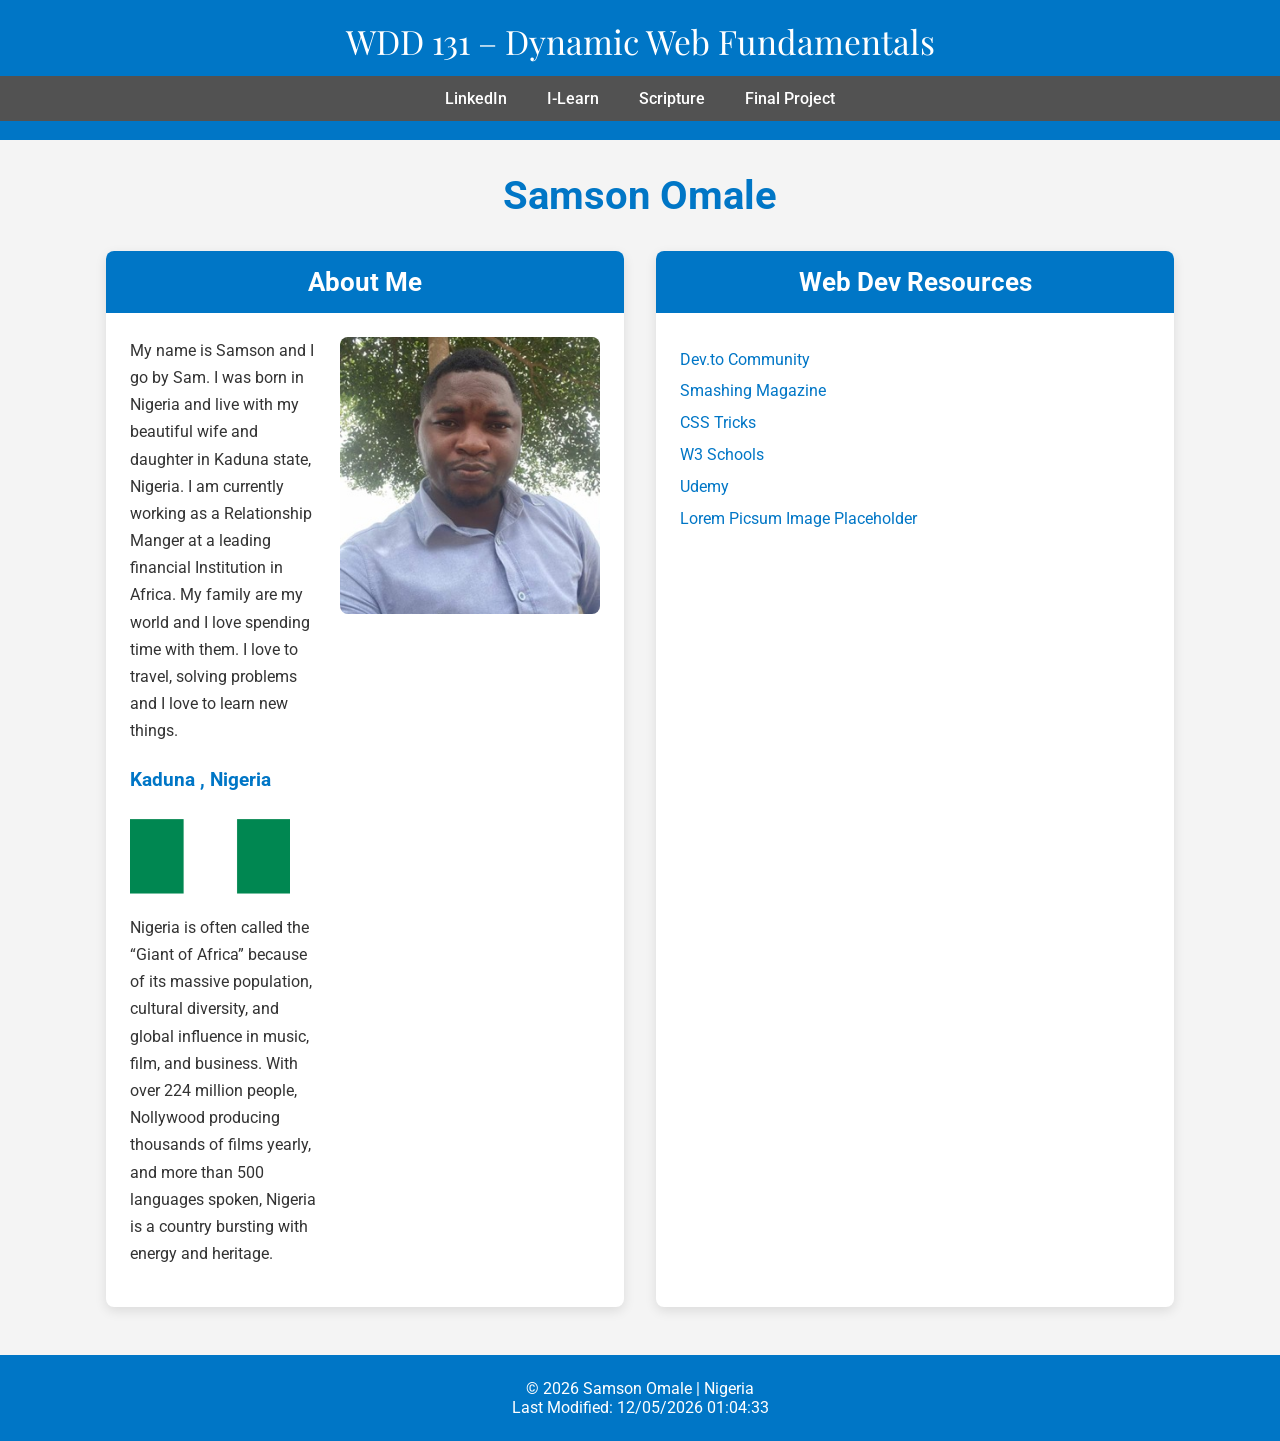
<file: index.html>
<!DOCTYPE html>
<html lang="en">
<head>
    <meta charset="UTF-8">
    <meta name="viewport" content="width=device-width, initial-scale=1.0">
    <title>WDD 131 – Dynamic Web Fundamentals – Samson Omale</title>
    <meta name="description" content="WDD 131 – Dynamic Web Fundamentals | Samson Omale | Personal homepage">
    <meta name="author" content="Samson Omale">
    
    <!-- Google Fonts - Required by Audit Tool -->
    <link rel="preconnect" href="https://fonts.googleapis.com">
    <link rel="preconnect" href="https://fonts.gstatic.com" crossorigin>
    <link href="https://fonts.googleapis.com/css2?family=Playfair+Display:wght@700&family=Roboto:wght@400;500&display=swap" rel="stylesheet">
    
    <link rel="stylesheet" href="styles/base.css">
    <script src="scripts/getdates.js" defer></script>
</head>
<body>
    <header>
        <span id="course-title">WDD 131 – Dynamic Web Fundamentals</span>
        <nav>
            <a href="https://linkedin.com" target="_blank">LinkedIn</a>
            <a href="https://byupw.instructure.com/" target="_blank">I-Learn</a>
            <a href="https://www.churchofjesuschrist.org/study/scriptures" target="_blank">Scripture</a>
            <a href="#">Final Project</a>
        </nav>
    </header>

    <main>
        <h1>Samson Omale</h1>

        <div class="cards-container">
            <!-- About Me Card -->
            <section class="card about-card">
                <h2>About Me</h2>
                <div class="about-content">
                    <div class="text">
                        <p>My name is Samson and I go by Sam. I was born in Nigeria and live with my beautiful wife and daughter in Kaduna state, Nigeria. I am currently working as a Relationship Manger at a leading financial Institution in Africa. My family are my world and I love spending time with them. I love to travel, solving problems and I love to learn new things.</p>
                        
                        <h3>Kaduna , Nigeria</h3>
                        <img src="images/nigeriaflag.png" alt="Official Flag of Nigeria" class="flag">
                        <p>Nigeria is often called the “Giant of Africa” because of its massive population, cultural diversity, and global influence in music, film, and business. With over 224 million people, Nollywood producing thousands of films yearly, and more than 500 languages spoken, Nigeria is a country bursting with energy and heritage.</p>
                    </div>
                    <img src="images/profile.jpg" alt="Samson Omale" class="profile-photo">
                </div>
            </section>

            <!-- Web Dev Resources Card -->
            <section class="card resources-card">
                <h2>Web Dev Resources</h2>
                <div class="resources-content">
                    <ul>
                        <li><a href="https://dev.to" target="_blank">Dev.to Community</a></li>
                        <li><a href="https://www.smashingmagazine.com" target="_blank">Smashing Magazine</a></li>
                        <li><a href="https://css-tricks.com" target="_blank">CSS Tricks</a></li>
                        <li><a href="https://www.w3schools.com" target="_blank">W3 Schools</a></li>
                        <li><a href="https://www.udemy.com" target="_blank">Udemy</a></li>
                        <li><a href="#" target="_blank">Lorem Picsum Image Placeholder</a></li>
                    </ul>
                </div>
            </section>
        </div>
    </main>

    <footer>
        <p>&copy; <span id="currentyear"></span> Samson Omale | Nigeria</p>
        <p id="lastModified"></p>
    </footer>
</body>
</html>
</file>
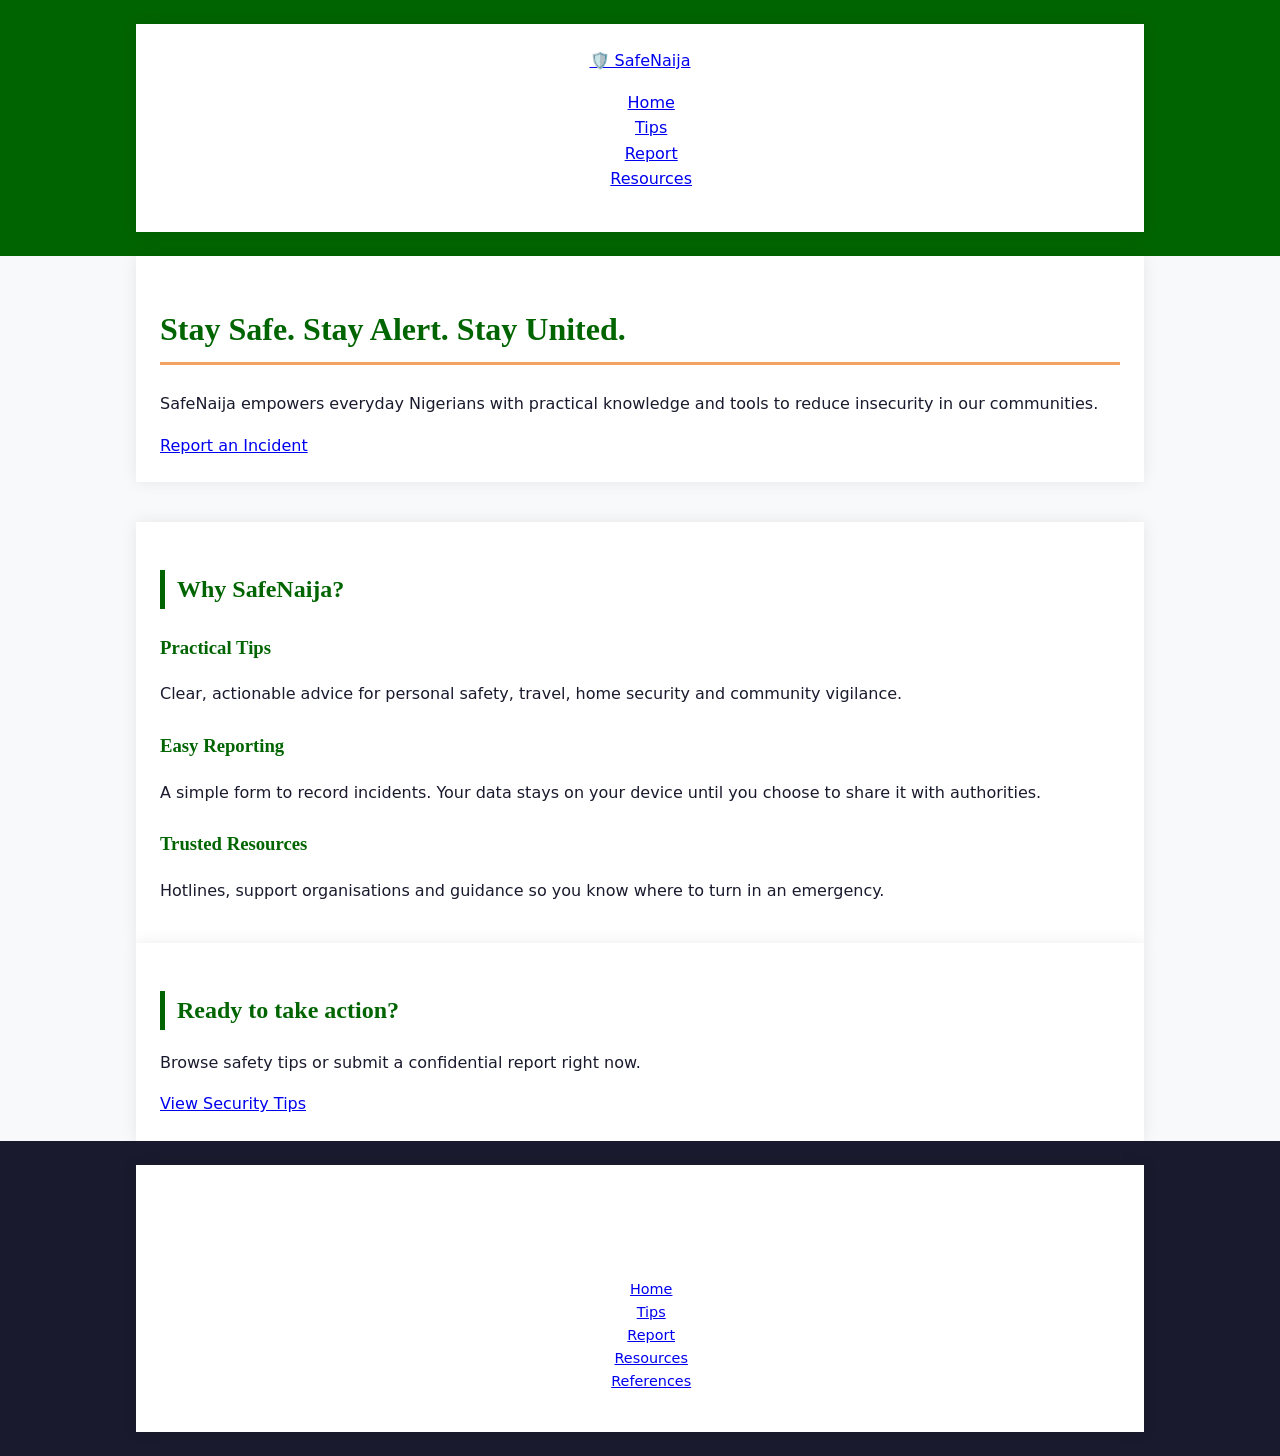
<file: project/index.html>
<!DOCTYPE html>
<html lang="en">
<head>
  <meta charset="UTF-8">
  <meta name="viewport" content="width=device-width, initial-scale=1.0">
  <meta name="description" content="SafeNaija – Practical tips, reporting tools and resources to help combat insecurity in Nigeria.">
  <title>SafeNaija | Home – Combating Insecurity in Nigeria</title>
  <link rel="stylesheet" href="styles/styles.css">
</head>
<body>
  <header>
    <div class="container header-inner">
      <a href="index.html" class="logo">🛡️ Safe<span>Naija</span></a>
      <nav>
        <ul>
          <li><a href="index.html" class="active">Home</a></li>
          <li><a href="tips.html">Tips</a></li>
          <li><a href="report.html">Report</a></li>
          <li><a href="resources.html">Resources</a></li>
        </ul>
      </nav>
    </div>
  </header>

  <main>
    <section class="hero">
      <div class="container">
        <h1>Stay Safe. Stay Alert. Stay United.</h1>
        <p>SafeNaija empowers everyday Nigerians with practical knowledge and tools to reduce insecurity in our communities.</p>
        <a href="report.html" class="btn">Report an Incident</a>
      </div>
    </section>

    <section class="container mb-2">
      <h2 class="section-title">Why SafeNaija?</h2>
      <div class="grid grid-3">
        <article class="card">
          <div class="card-body">
            <h3>Practical Tips</h3>
            <p>Clear, actionable advice for personal safety, travel, home security and community vigilance.</p>
          </div>
        </article>
        <article class="card">
          <div class="card-body">
            <h3>Easy Reporting</h3>
            <p>A simple form to record incidents. Your data stays on your device until you choose to share it with authorities.</p>
          </div>
        </article>
        <article class="card">
          <div class="card-body">
            <h3>Trusted Resources</h3>
            <p>Hotlines, support organisations and guidance so you know where to turn in an emergency.</p>
          </div>
        </article>
      </div>
    </section>

    <section class="container text-center">
      <h2>Ready to take action?</h2>
      <p>Browse safety tips or submit a confidential report right now.</p>
      <a href="tips.html" class="btn btn-secondary">View Security Tips</a>
    </section>
  </main>

  <footer>
    <div class="container footer-inner">
      <div>
        <p><strong>SafeNaija</strong></p>
        <p>Combating insecurity in Nigeria, one informed citizen at a time.</p>
      </div>
      <ul class="footer-links">
        <li><a href="index.html">Home</a></li>
        <li><a href="tips.html">Tips</a></li>
        <li><a href="report.html">Report</a></li>
        <li><a href="resources.html">Resources</a></li>
        <li><a href="references.html">References</a></li>
      </ul>
    </div>
  </footer>
  <script src="scripts/main.js"></script>
</body>
</html>
</file>
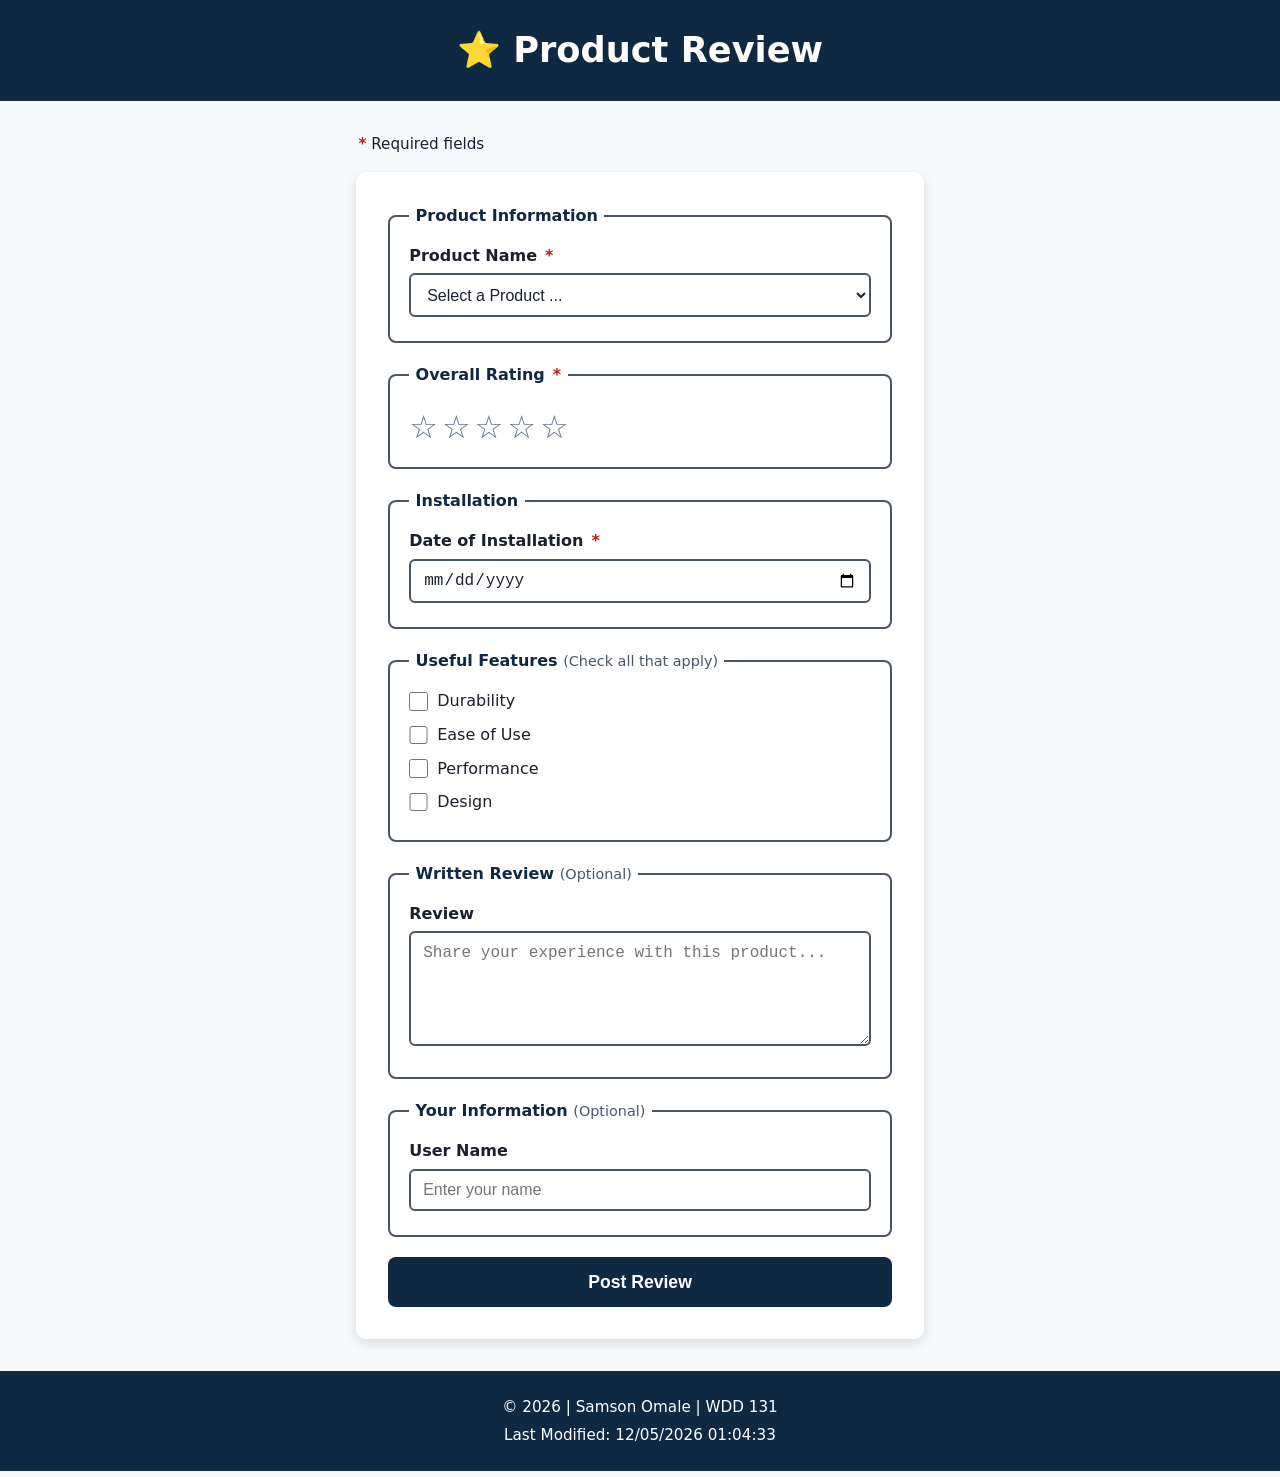
<file: form.html>
<!DOCTYPE html>
<html lang="en">
<head>
  <meta charset="UTF-8">
  <meta name="viewport" content="width=device-width, initial-scale=1.0">
  <meta name="description" content="Submit a product review including rating, installation date, useful features, and optional written feedback for WDD 131.">
  <meta name="author" content="Samson Omale">
  <title>Product Review | WDD 131</title>
  <link rel="stylesheet" href="styles/form.css">
  <script src="scripts/form.js" defer></script>
</head>
<body>
  <header>
    <h1>⭐ Product Review</h1>
  </header>

  <main>
    <p class="required-note"><span class="required" aria-hidden="true">*</span> Required fields</p>

    <form method="get" action="review.html">
      
      <!-- Product Name -->
      <fieldset>
        <legend>Product Information</legend>

        <label for="product">Product Name <span class="required" aria-hidden="true">*</span></label>
        <select id="product" name="product" required>
          <option value="" disabled selected>Select a Product ...</option>
          <!-- Options added by JavaScript -->
        </select>
      </fieldset>

      <!-- Overall Rating -->
      <fieldset>
        <legend>Overall Rating <span class="required" aria-hidden="true">*</span></legend>
        <div class="rating" role="radiogroup" aria-label="Overall product rating">
          <input type="radio" id="star5" name="rating" value="5" required>
          <label for="star5" title="5 stars">☆</label>

          <input type="radio" id="star4" name="rating" value="4" required>
          <label for="star4" title="4 stars">☆</label>

          <input type="radio" id="star3" name="rating" value="3" required>
          <label for="star3" title="3 stars">☆</label>

          <input type="radio" id="star2" name="rating" value="2" required>
          <label for="star2" title="2 stars">☆</label>

          <input type="radio" id="star1" name="rating" value="1" required>
          <label for="star1" title="1 star">☆</label>
        </div>
      </fieldset>

      <!-- Date of Installation -->
      <fieldset>
        <legend>Installation</legend>
        <label for="installed">Date of Installation <span class="required" aria-hidden="true">*</span></label>
        <input type="date" id="installed" name="installed" required>
      </fieldset>

      <!-- Useful Features -->
      <fieldset>
        <legend>Useful Features <span class="hint">(Check all that apply)</span></legend>
        
        <div class="checkbox-group">
          <input type="checkbox" id="feature1" name="features" value="durability">
          <label for="feature1">Durability</label>
        </div>

        <div class="checkbox-group">
          <input type="checkbox" id="feature2" name="features" value="ease">
          <label for="feature2">Ease of Use</label>
        </div>

        <div class="checkbox-group">
          <input type="checkbox" id="feature3" name="features" value="performance">
          <label for="feature3">Performance</label>
        </div>

        <div class="checkbox-group">
          <input type="checkbox" id="feature4" name="features" value="design">
          <label for="feature4">Design</label>
        </div>
      </fieldset>

      <!-- Written Review -->
      <fieldset>
        <legend>Written Review <span class="hint">(Optional)</span></legend>
        <label for="review">Review</label>
        <textarea id="review" name="review" rows="5" placeholder="Share your experience with this product..."></textarea>
      </fieldset>

      <!-- User Name -->
      <fieldset>
        <legend>Your Information <span class="hint">(Optional)</span></legend>
        <label for="username">User Name</label>
        <input type="text" id="username" name="username" placeholder="Enter your name" autocomplete="name">
      </fieldset>

      <!-- Submit -->
      <input type="submit" value="Post Review">
    </form>
  </main>

  <footer>
    <p>&copy; <span id="currentYear"></span> | Samson Omale | WDD 131</p>
    <p>Last Modified: <span id="lastModified"></span></p>
  </footer>
</body>
</html>
</file>
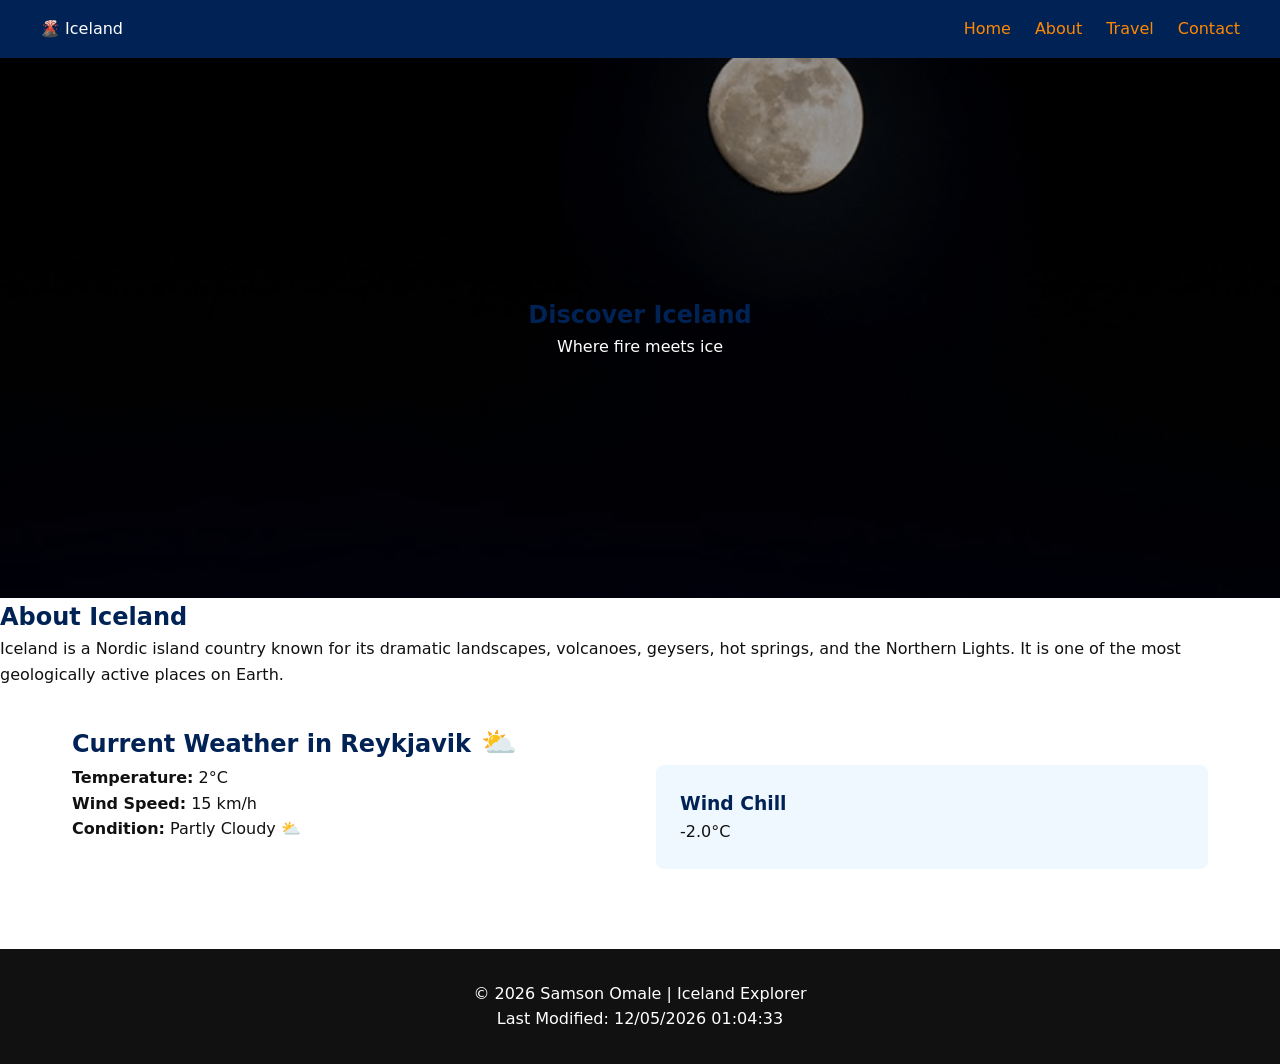
<file: place.html>
<!DOCTYPE html>
<html lang="en">
<head>
    <meta charset="UTF-8">
    <meta name="viewport" content="width=device-width, initial-scale=1.0">
    <title>Iceland | Land of Fire & Ice</title>
    <meta name="description" content="WDD 131 – Dynamic Web Fundamentals | Samson Omale | Week03 Assignment">
    <meta name="author" content="Samson Omale">
        <link rel="preconnect" href="https://fonts.googleapis.com">
    <link rel="preconnect" href="https://fonts.gstatic.com" crossorigin>
    <link href="https://fonts.googleapis.com/css2?family=Playfair+Display:wght@700&family=Roboto:wght@400;500&display=swap" rel="stylesheet">
    <link rel="stylesheet" href="styles/styles.css">
    <script src="scripts/main.js" defer></script>
</head>
<body>
    <!-- HEADER / NAV -->
    <header>
        <nav>
            <div class="logo">🌋 Iceland</div>
            <ul>
                <li><a href="#">Home</a></li>
                <li><a href="#">About</a></li>
                <li><a href="#">Travel</a></li>
                <li><a href="#">Contact</a></li>
            </ul>
        </nav>
    </header>

    <!-- HERO -->
    <section class="hero">
        <picture>
            <source media="(min-width: 1024px)" srcset="images/hero-large.webp">
            <source media="(min-width: 600px)" srcset="images/hero-medium.webp">
            <img src="images/hero-small.webp" 
                 alt="Beautiful Icelandic landscape with mountains and Northern Lights" 
                 class="hero-image">
        </picture>
        <div class="hero-overlay">
            <h1>Discover Iceland</h1>
            <p>Where fire meets ice</p>
        </div>
    </section>

    <!-- MAIN CONTENT -->
    <main>
        <!-- About Section -->
        <section class="about">
            <h2>About Iceland</h2>
            <p>Iceland is a Nordic island country known for its dramatic landscapes, volcanoes, geysers, hot springs, and the Northern Lights. It is one of the most geologically active places on Earth.</p>
            <!-- Add more paragraphs, images, etc. -->
        </section>

        <!-- Weather Section -->
        <section class="weather">
            <h2>Current Weather in Reykjavik</h2>
            
            <!-- Mobile icon (SVG) -->
            <div class="weather-icon mobile-only">
                <!-- Inline SVG or <img src="images/weather-icon.svg"> -->
                <svg width="80" height="80" viewBox="0 0 24 24" fill="currentColor">
                    <!-- Example sun/cloud SVG - replace with your downloaded SVG -->
                    <path d="M12 2L12 4M12 20L12 22M4 12L2 12M22 12L20 12M18.364 5.636L16.95 7.05M7.05 16.95L5.636 18.364M18.364 18.364L16.95 16.95M7.05 7.05L5.636 5.636" stroke="currentColor" stroke-width="2"/>
                    <circle cx="12" cy="12" r="5"/>
                </svg>
            </div>

            <div class="weather-grid">
                <div class="weather-info">
                    <p><strong>Temperature:</strong> <span id="temp">2</span>°C</p>
                    <p><strong>Wind Speed:</strong> <span id="wind">15</span> km/h</p>
                    <p><strong>Condition:</strong> Partly Cloudy ⛅</p>
                </div>
                
                <div class="wind-chill">
                    <h3>Wind Chill</h3>
                    <p id="windChillDisplay">Calculating...</p>
                </div>
            </div>
        </section>

        <!-- Add more sections as needed (e.g., Attractions, Gallery) -->
    </main>

    <!-- FOOTER -->
    <footer>
        <p>&copy; <span id="currentYear"></span> Samson Omale | Iceland Explorer</p>
        <p>Last Modified: <span id="lastModified"></span></p>
    </footer>
</body>
</html>
</file>
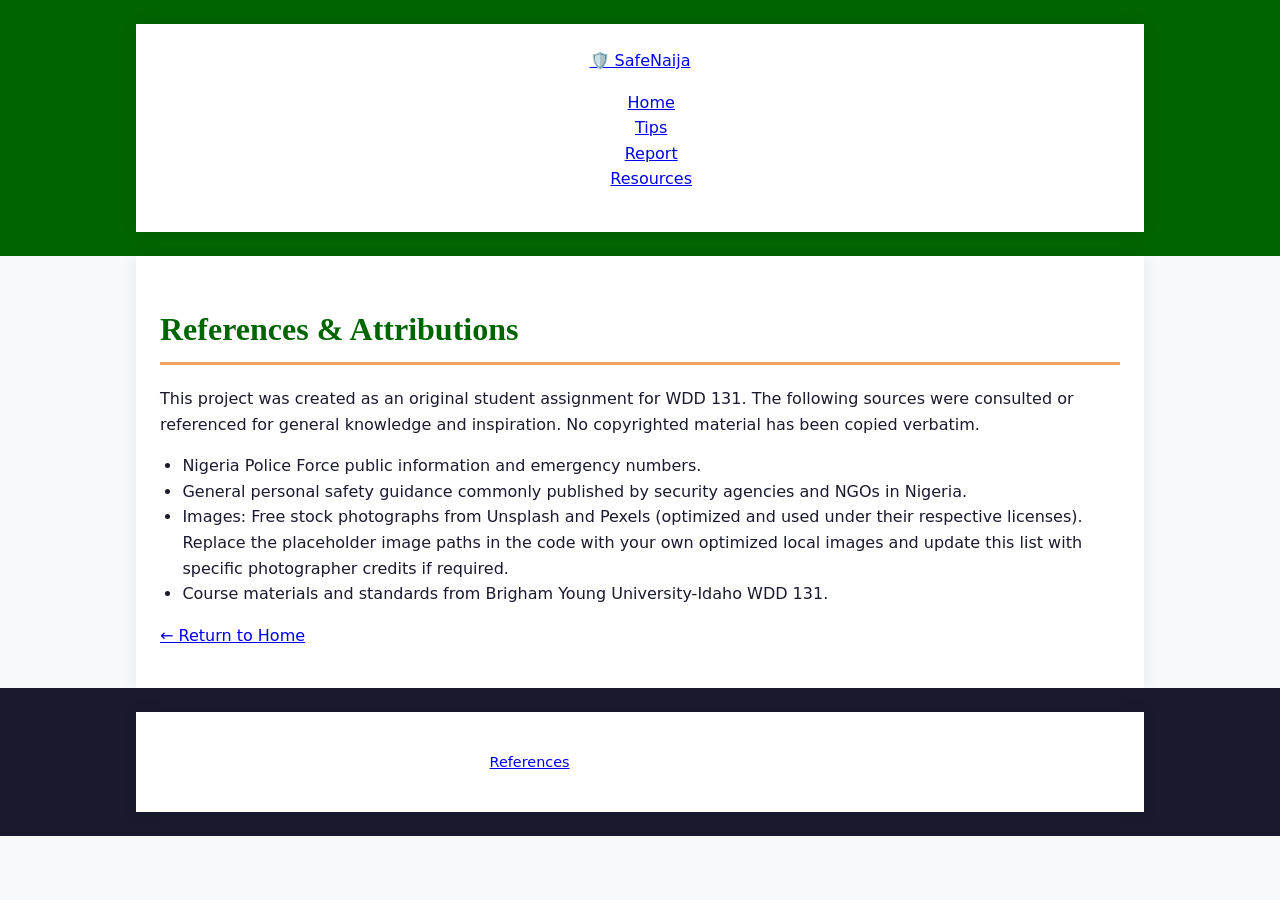
<file: project/references.html>
<!DOCTYPE html>
<html lang="en">
<head>
  <meta charset="UTF-8">
  <meta name="viewport" content="width=device-width, initial-scale=1.0">
  <title>References | SafeNaija</title>
  <link rel="stylesheet" href="styles/styles.css">
</head>
<body>
  <header>
    <div class="container header-inner">
      <a href="index.html" class="logo">🛡️ Safe<span>Naija</span></a>
      <nav>
        <ul>
          <li><a href="index.html">Home</a></li>
          <li><a href="tips.html">Tips</a></li>
          <li><a href="report.html">Report</a></li>
          <li><a href="resources.html">Resources</a></li>
        </ul>
      </nav>
    </div>
  </header>

  <main class="container">
    <h1>References & Attributions</h1>
    <p>This project was created as an original student assignment for WDD 131. The following sources were consulted or referenced for general knowledge and inspiration. No copyrighted material has been copied verbatim.</p>

    <ul>
      <li>Nigeria Police Force public information and emergency numbers.</li>
      <li>General personal safety guidance commonly published by security agencies and NGOs in Nigeria.</li>
      <li>Images: Free stock photographs from Unsplash and Pexels (optimized and used under their respective licenses). Replace the placeholder image paths in the code with your own optimized local images and update this list with specific photographer credits if required.</li>
      <li>Course materials and standards from Brigham Young University-Idaho WDD 131.</li>
    </ul>

    <p><a href="index.html">← Return to Home</a></p>
  </main>

  <footer>
    <div class="container">
      <p><a href="references.html">References</a> | SafeNaija – WDD 131 Project</p>
    </div>
  </footer>
</body>
</html>
</file>
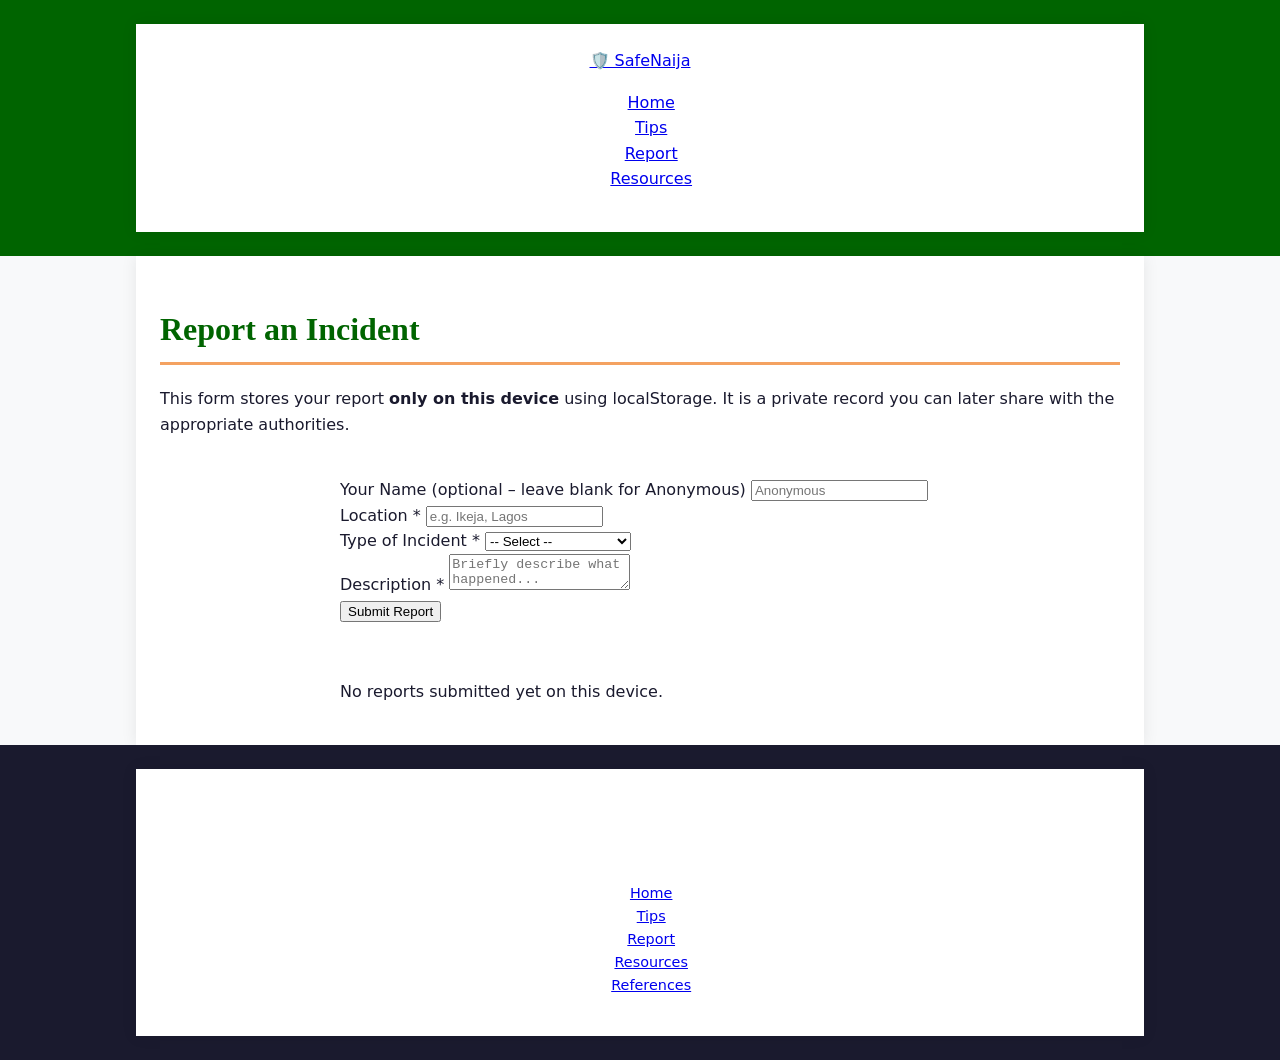
<file: project/report.html>
<!DOCTYPE html>
<html lang="en">
<head>
  <meta charset="UTF-8">
  <meta name="viewport" content="width=device-width, initial-scale=1.0">
  <meta name="description" content="Confidentially record an incident report. Data is stored locally on your device.">
  <title>Report an Incident | SafeNaija</title>
  <link rel="stylesheet" href="styles/styles.css">
</head>
<body>
  <header>
    <div class="container header-inner">
      <a href="index.html" class="logo">🛡️ Safe<span>Naija</span></a>
      <nav>
        <ul>
          <li><a href="index.html">Home</a></li>
          <li><a href="tips.html">Tips</a></li>
          <li><a href="report.html" class="active">Report</a></li>
          <li><a href="resources.html">Resources</a></li>
        </ul>
      </nav>
    </div>
  </header>

  <main class="container">
    <h1 class="section-title">Report an Incident</h1>
    <p class="text-center mb-2">
      This form stores your report <strong>only on this device</strong> using localStorage. 
      It is a private record you can later share with the appropriate authorities.
    </p>

    <form id="report-form" class="card" style="max-width: 600px; margin: 0 auto; padding: 1.5rem;">
      <div class="form-group">
        <label for="name">Your Name (optional – leave blank for Anonymous)</label>
        <input type="text" id="name" name="name" placeholder="Anonymous">
      </div>

      <div class="form-group">
        <label for="location">Location <span aria-hidden="true">*</span></label>
        <input type="text" id="location" name="location" required placeholder="e.g. Ikeja, Lagos">
      </div>

      <div class="form-group">
        <label for="type">Type of Incident <span aria-hidden="true">*</span></label>
        <select id="type" name="type" required>
          <option value="">-- Select --</option>
          <option value="Robbery">Robbery</option>
          <option value="Kidnapping">Kidnapping / Attempt</option>
          <option value="Suspicious Activity">Suspicious Activity</option>
          <option value="Assault">Assault</option>
          <option value="Other">Other</option>
        </select>
      </div>

      <div class="form-group">
        <label for="description">Description <span aria-hidden="true">*</span></label>
        <textarea id="description" name="description" required placeholder="Briefly describe what happened..."></textarea>
      </div>

      <button type="submit" class="btn">Submit Report</button>
      <div id="form-message" class="form-message" role="alert"></div>
    </form>

    <div id="recent-reports" class="mt-1" style="max-width: 600px; margin: 2rem auto 0;"></div>
  </main>

  <footer>
    <div class="container footer-inner">
      <div>
        <p><strong>SafeNaija</strong></p>
        <p>Combating insecurity in Nigeria, one informed citizen at a time.</p>
      </div>
      <ul class="footer-links">
        <li><a href="index.html">Home</a></li>
        <li><a href="tips.html">Tips</a></li>
        <li><a href="report.html">Report</a></li>
        <li><a href="resources.html">Resources</a></li>
        <li><a href="references.html">References</a></li>
      </ul>
    </div>
  </footer>
  <script src="scripts/main.js"></script>
</body>
</html>
</file>
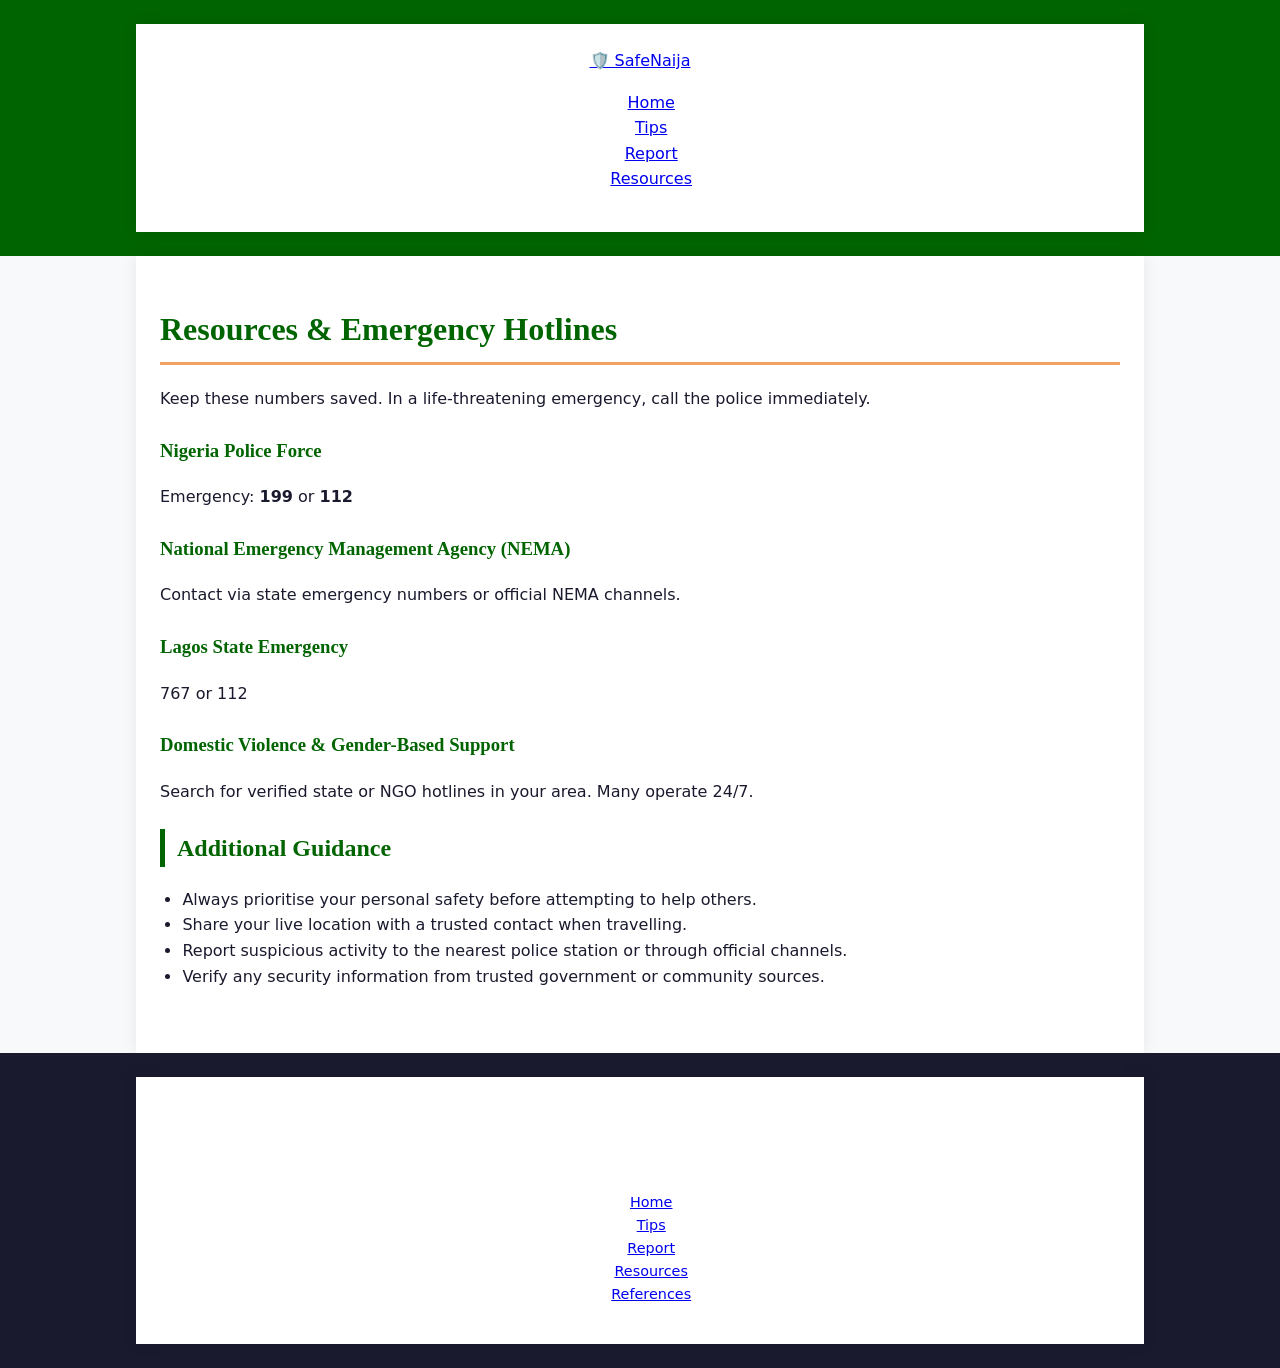
<file: project/resources.html>
<!DOCTYPE html>
<html lang="en">
<head>
  <meta charset="UTF-8">
  <meta name="viewport" content="width=device-width, initial-scale=1.0">
  <meta name="description" content="Emergency hotlines and support organisations for security issues in Nigeria.">
  <title>Resources & Hotlines | SafeNaija</title>
  <link rel="stylesheet" href="styles/styles.css">
</head>
<body>
  <header>
    <div class="container header-inner">
      <a href="index.html" class="logo">🛡️ Safe<span>Naija</span></a>
      <nav>
        <ul>
          <li><a href="index.html">Home</a></li>
          <li><a href="tips.html">Tips</a></li>
          <li><a href="report.html">Report</a></li>
          <li><a href="resources.html" class="active">Resources</a></li>
        </ul>
      </nav>
    </div>
  </header>

  <main class="container">
    <h1 class="section-title">Resources & Emergency Hotlines</h1>
    <p class="text-center mb-2">Keep these numbers saved. In a life-threatening emergency, call the police immediately.</p>

    <div class="hotline">
      <h3>Nigeria Police Force</h3>
      <p>Emergency: <strong>199</strong> or <strong>112</strong></p>
    </div>

    <div class="hotline">
      <h3>National Emergency Management Agency (NEMA)</h3>
      <p>Contact via state emergency numbers or official NEMA channels.</p>
    </div>

    <div class="hotline">
      <h3>Lagos State Emergency</h3>
      <p>767 or 112</p>
    </div>

    <div class="hotline">
      <h3>Domestic Violence & Gender-Based Support</h3>
      <p>Search for verified state or NGO hotlines in your area. Many operate 24/7.</p>
    </div>

    <section class="mt-1">
      <h2>Additional Guidance</h2>
      <ul>
        <li>Always prioritise your personal safety before attempting to help others.</li>
        <li>Share your live location with a trusted contact when travelling.</li>
        <li>Report suspicious activity to the nearest police station or through official channels.</li>
        <li>Verify any security information from trusted government or community sources.</li>
      </ul>
    </section>
  </main>

  <footer>
    <div class="container footer-inner">
      <div>
        <p><strong>SafeNaija</strong></p>
        <p>Combating insecurity in Nigeria, one informed citizen at a time.</p>
      </div>
      <ul class="footer-links">
        <li><a href="index.html">Home</a></li>
        <li><a href="tips.html">Tips</a></li>
        <li><a href="report.html">Report</a></li>
        <li><a href="resources.html">Resources</a></li>
        <li><a href="references.html">References</a></li>
      </ul>
    </div>
  </footer>
  <script src="scripts/main.js"></script>
</body>
</html>
</file>
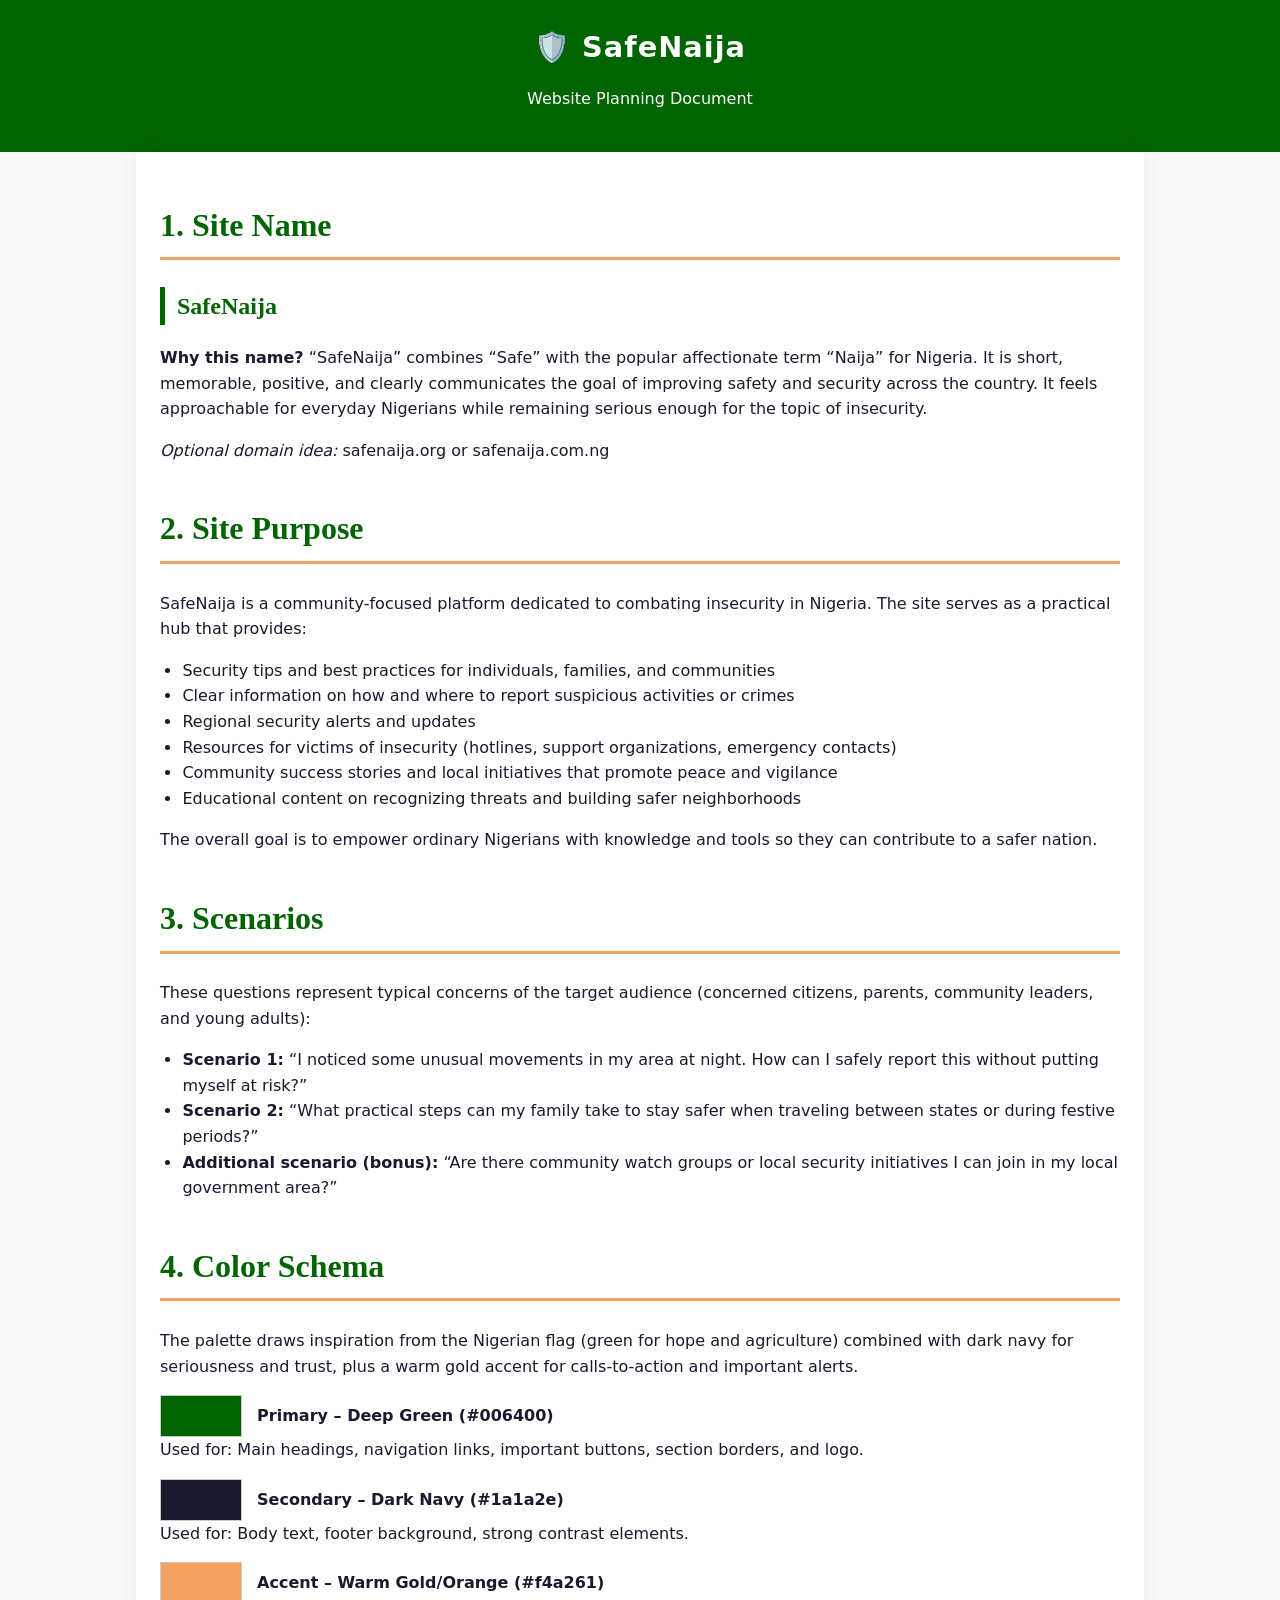
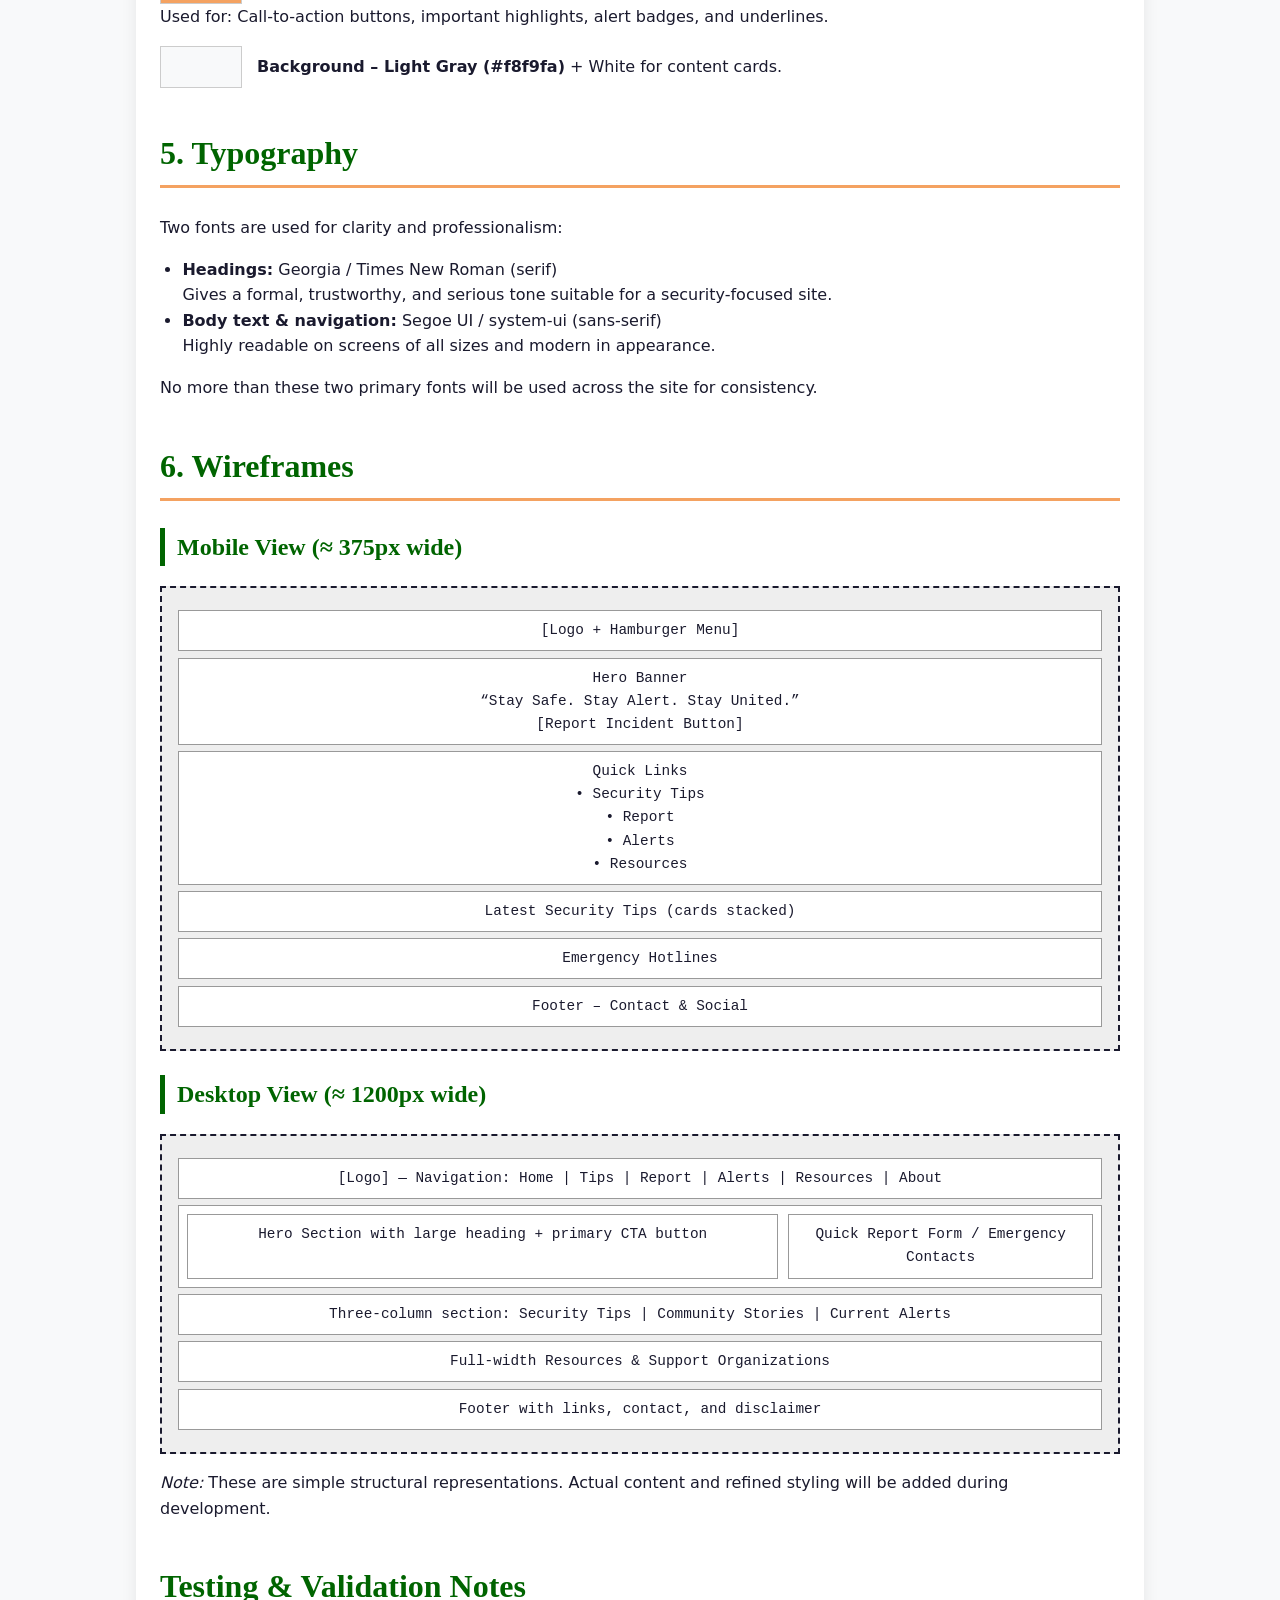
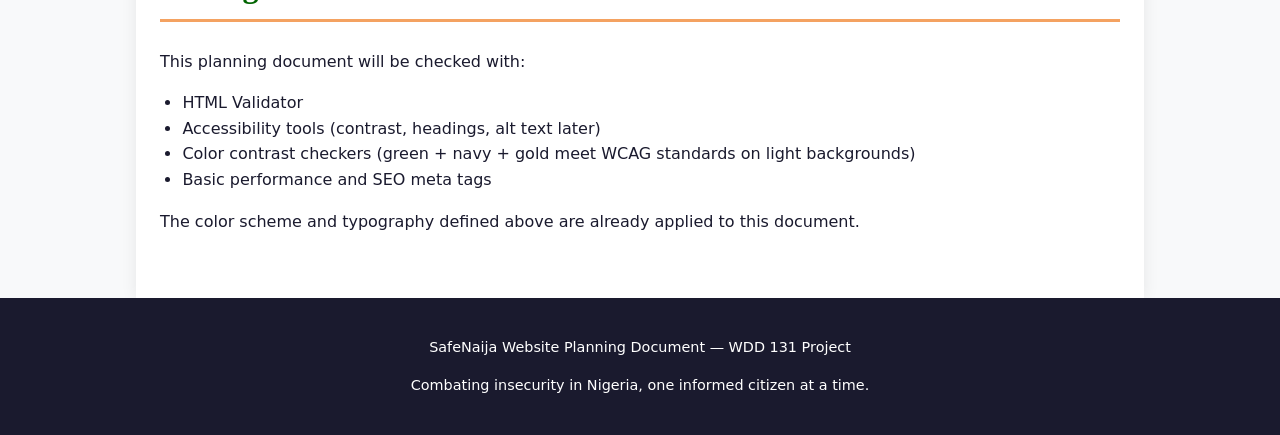
<file: project/siteplan.html>
<!DOCTYPE html>
<html lang="en">
<head>
  <meta charset="UTF-8">
  <meta name="viewport" content="width=device-width, initial-scale=1.0">
  <meta name="description" content="Website planning document for SafeNaija – a platform to combat insecurity in Nigeria.">
  <meta name="author" content="Samson Omale">
  <title>SafeNaija | Website Planning Document</title>
  <link rel="stylesheet" href="styles.css">
</head>
<body>
  <header>
    <div class="logo-placeholder">🛡️ SafeNaija</div>
    <p>Website Planning Document</p>
  </header>

  <div class="container">
    <!-- 1. Site Name -->
    <section id="site-name">
      <h1>1. Site Name</h1>
      <h2>SafeNaija</h2>
      <p>
        <strong>Why this name?</strong> “SafeNaija” combines “Safe” with the popular affectionate term “Naija” for Nigeria. 
        It is short, memorable, positive, and clearly communicates the goal of improving safety and security across the country. 
        It feels approachable for everyday Nigerians while remaining serious enough for the topic of insecurity.
      </p>
      <p><em>Optional domain idea:</em> safenaija.org or safenaija.com.ng</p>
    </section>

    <!-- 2. Site Purpose -->
    <section id="site-purpose">
      <h1>2. Site Purpose</h1>
      <p>
        SafeNaija is a community-focused platform dedicated to combating insecurity in Nigeria. 
        The site serves as a practical hub that provides:
      </p>
      <ul>
        <li>Security tips and best practices for individuals, families, and communities</li>
        <li>Clear information on how and where to report suspicious activities or crimes</li>
        <li>Regional security alerts and updates</li>
        <li>Resources for victims of insecurity (hotlines, support organizations, emergency contacts)</li>
        <li>Community success stories and local initiatives that promote peace and vigilance</li>
        <li>Educational content on recognizing threats and building safer neighborhoods</li>
      </ul>
      <p>
        The overall goal is to empower ordinary Nigerians with knowledge and tools so they can contribute to a safer nation.
      </p>
    </section>

    <!-- 3. Scenarios -->
    <section id="scenarios">
      <h1>3. Scenarios</h1>
      <p>These questions represent typical concerns of the target audience (concerned citizens, parents, community leaders, and young adults):</p>
      <ul>
        <li>
          <strong>Scenario 1:</strong> “I noticed some unusual movements in my area at night. How can I safely report this without putting myself at risk?”
        </li>
        <li>
          <strong>Scenario 2:</strong> “What practical steps can my family take to stay safer when traveling between states or during festive periods?”
        </li>
        <li>
          <strong>Additional scenario (bonus):</strong> “Are there community watch groups or local security initiatives I can join in my local government area?”
        </li>
      </ul>
    </section>

    <!-- 4. Color Schema -->
    <section id="color-schema">
      <h1>4. Color Schema</h1>
      <p>The palette draws inspiration from the Nigerian flag (green for hope and agriculture) combined with dark navy for seriousness and trust, plus a warm gold accent for calls-to-action and important alerts.</p>
      
      <p>
        <span class="color-swatch primary"></span>
        <strong>Primary – Deep Green (#006400)</strong><br>
        Used for: Main headings, navigation links, important buttons, section borders, and logo.
      </p>

      <p>
        <span class="color-swatch secondary"></span>
        <strong>Secondary – Dark Navy (#1a1a2e)</strong><br>
        Used for: Body text, footer background, strong contrast elements.
      </p>

      <p>
        <span class="color-swatch accent"></span>
        <strong>Accent – Warm Gold/Orange (#f4a261)</strong><br>
        Used for: Call-to-action buttons, important highlights, alert badges, and underlines.
      </p>

      <p>
        <span class="color-swatch bg-light"></span>
        <strong>Background – Light Gray (#f8f9fa)</strong> + White for content cards.
      </p>
    </section>

    <!-- 5. Typography -->
    <section id="typography">
      <h1>5. Typography</h1>
      <p>Two fonts are used for clarity and professionalism:</p>
      <ul>
        <li>
          <strong>Headings:</strong> Georgia / Times New Roman (serif)<br>
          Gives a formal, trustworthy, and serious tone suitable for a security-focused site.
        </li>
        <li>
          <strong>Body text & navigation:</strong> Segoe UI / system-ui (sans-serif)<br>
          Highly readable on screens of all sizes and modern in appearance.
        </li>
      </ul>
      <p>No more than these two primary fonts will be used across the site for consistency.</p>
    </section>

    <!-- 6. Wireframes -->
    <section id="wireframes">
      <h1>6. Wireframes</h1>

      <h2>Mobile View (≈ 375px wide)</h2>
      <div class="wireframe">
        <div class="box">[Logo + Hamburger Menu]</div>
        <div class="box">Hero Banner<br>“Stay Safe. Stay Alert. Stay United.”<br>[Report Incident Button]</div>
        <div class="box">Quick Links<br>• Security Tips<br>• Report<br>• Alerts<br>• Resources</div>
        <div class="box">Latest Security Tips (cards stacked)</div>
        <div class="box">Emergency Hotlines</div>
        <div class="box">Footer – Contact & Social</div>
      </div>

      <h2>Desktop View (≈ 1200px wide)</h2>
      <div class="wireframe">
        <div class="box">[Logo] — Navigation: Home | Tips | Report | Alerts | Resources | About</div>
        <div class="box desktop-hero">
          <div class="hero-main">
            Hero Section with large heading + primary CTA button
          </div>
          <div class="hero-side">
            Quick Report Form / Emergency Contacts
          </div>
        </div>
        <div class="box">Three-column section: Security Tips | Community Stories | Current Alerts</div>
        <div class="box">Full-width Resources & Support Organizations</div>
        <div class="box">Footer with links, contact, and disclaimer</div>
      </div>
      <p><em>Note:</em> These are simple structural representations. Actual content and refined styling will be added during development.</p>
    </section>

    <!-- Testing note -->
    <section>
      <h1>Testing & Validation Notes</h1>
      <p>
        This planning document will be checked with:
      </p>
      <ul>
        <li>HTML Validator</li>
        <li>Accessibility tools (contrast, headings, alt text later)</li>
        <li>Color contrast checkers (green + navy + gold meet WCAG standards on light backgrounds)</li>
        <li>Basic performance and SEO meta tags</li>
      </ul>
      <p>The color scheme and typography defined above are already applied to this document.</p>
    </section>
  </div>

  <footer>
    <p>SafeNaija Website Planning Document &mdash; WDD 131 Project</p>
    <p>Combating insecurity in Nigeria, one informed citizen at a time.</p>
  </footer>
</body>
</html>
</file>
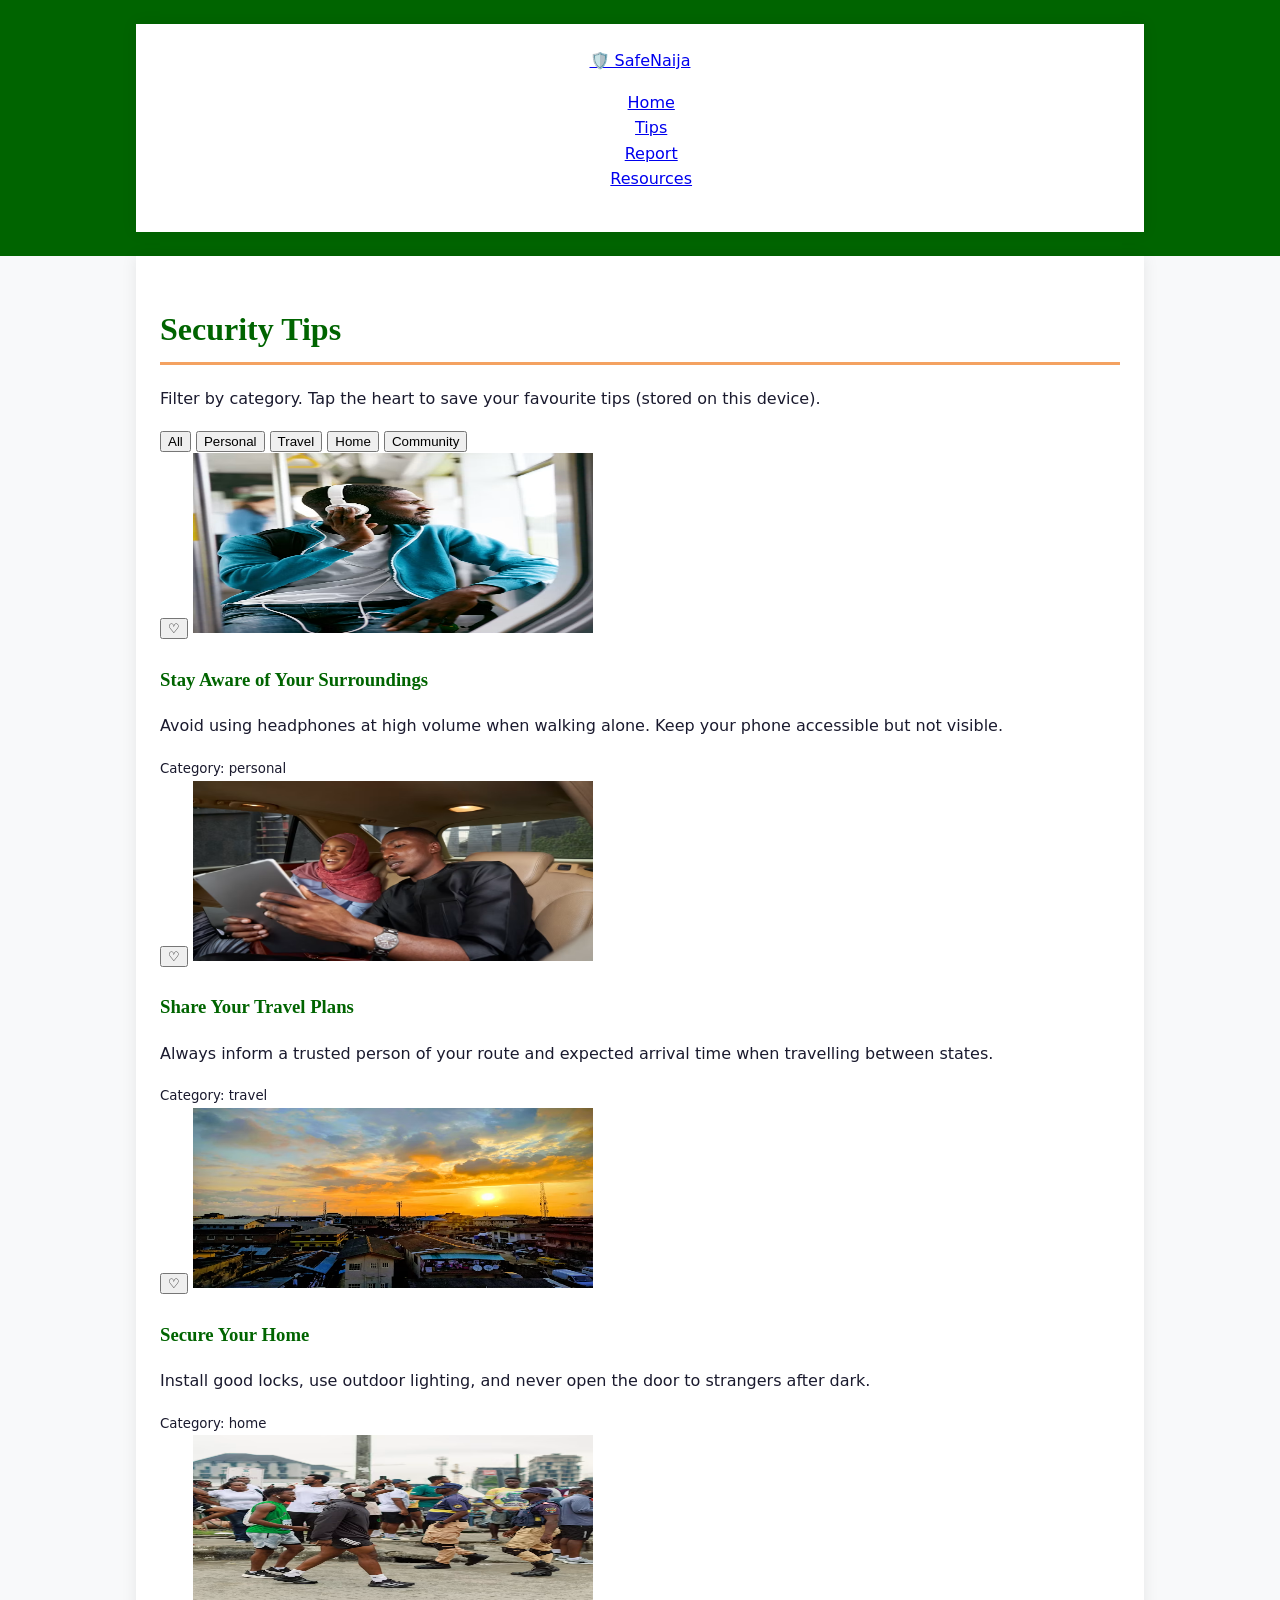
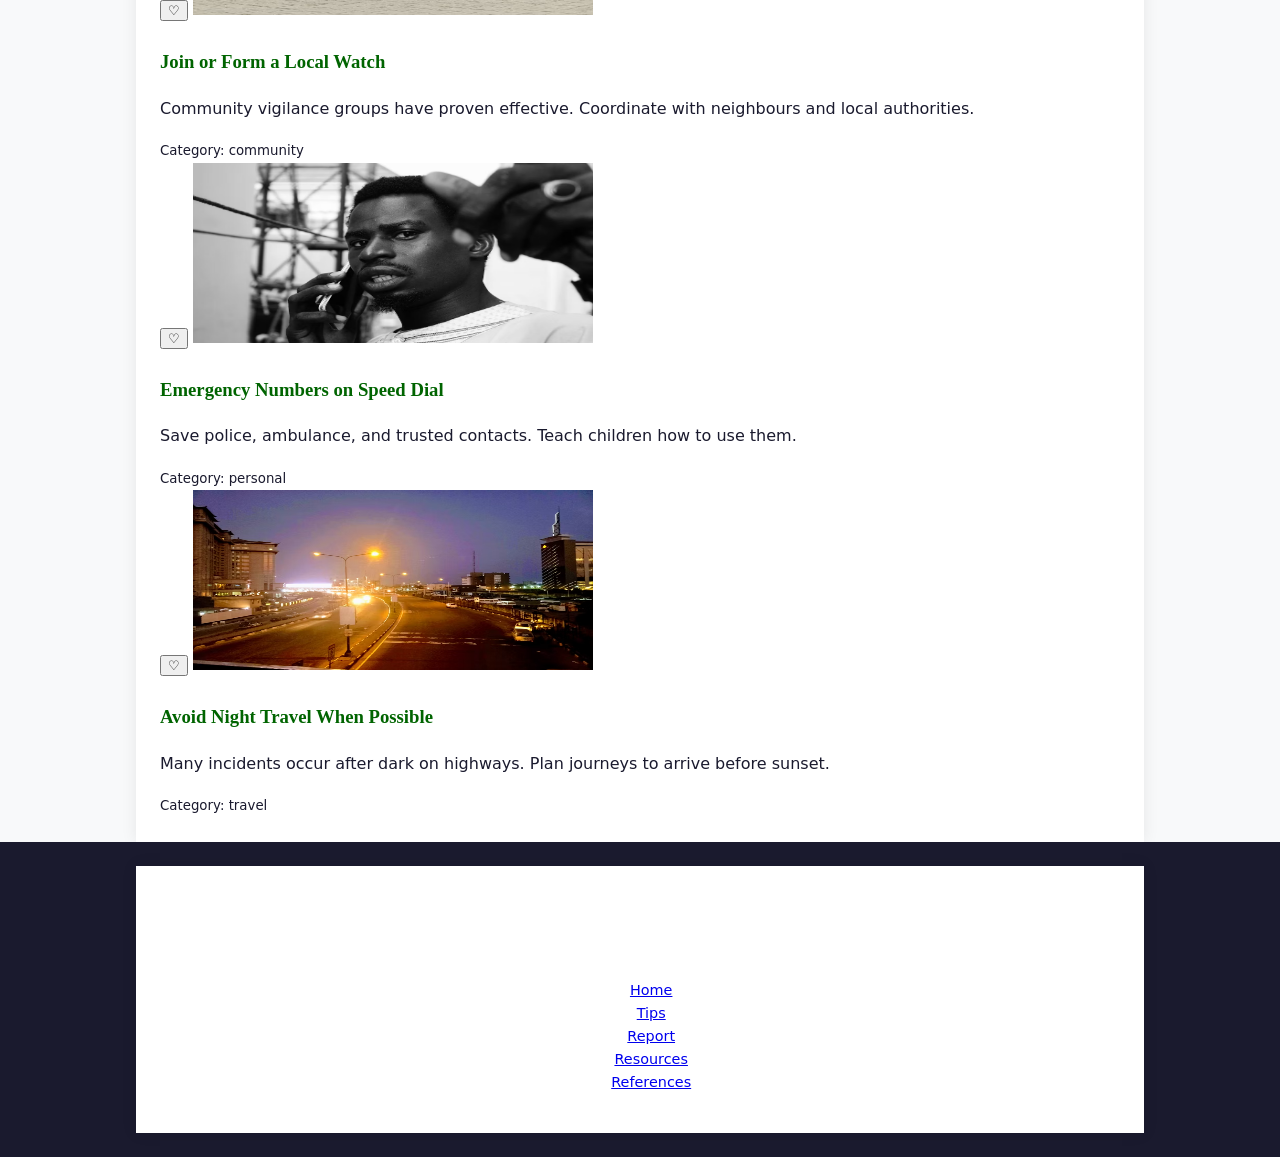
<file: project/tips.html>
<!DOCTYPE html>
<html lang="en">
<head>
  <meta charset="UTF-8">
  <meta name="viewport" content="width=device-width, initial-scale=1.0">
  <meta name="description" content="Practical security tips for personal safety, travel, home and community in Nigeria.">
  <meta name="author" content="Samson Omale">
  <title>Security Tips | SafeNaija</title>
  <link rel="stylesheet" href="styles/styles.css">
</head>
<body>
  <header>
    <div class="container header-inner">
      <a href="index.html" class="logo">🛡️ Safe<span>Naija</span></a>
      <nav>
        <ul>
          <li><a href="index.html">Home</a></li>
          <li><a href="tips.html" class="active">Tips</a></li>
          <li><a href="report.html">Report</a></li>
          <li><a href="resources.html">Resources</a></li>
        </ul>
      </nav>
    </div>
  </header>

  <main class="container">
    <h1 class="section-title">Security Tips</h1>
    <p class="text-center mb-2">Filter by category. Tap the heart to save your favourite tips (stored on this device).</p>

    <div class="filter-bar">
      <button class="filter-btn active" data-category="all">All</button>
      <button class="filter-btn" data-category="personal">Personal</button>
      <button class="filter-btn" data-category="travel">Travel</button>
      <button class="filter-btn" data-category="home">Home</button>
      <button class="filter-btn" data-category="community">Community</button>
    </div>

    <div id="tips-container" class="grid grid-3">
      <!-- Tips injected by JavaScript -->
    </div>
  </main>

  <footer>
    <div class="container footer-inner">
      <div>
        <p><strong>SafeNaija</strong></p>
        <p>Combating insecurity in Nigeria, one informed citizen at a time.</p>
      </div>
      <ul class="footer-links">
        <li><a href="index.html">Home</a></li>
        <li><a href="tips.html">Tips</a></li>
        <li><a href="report.html">Report</a></li>
        <li><a href="resources.html">Resources</a></li>
        <li><a href="references.html">References</a></li>
      </ul>
    </div>
  </footer>
  <script src="scripts/main.js"></script>
</body>
</html>
</file>
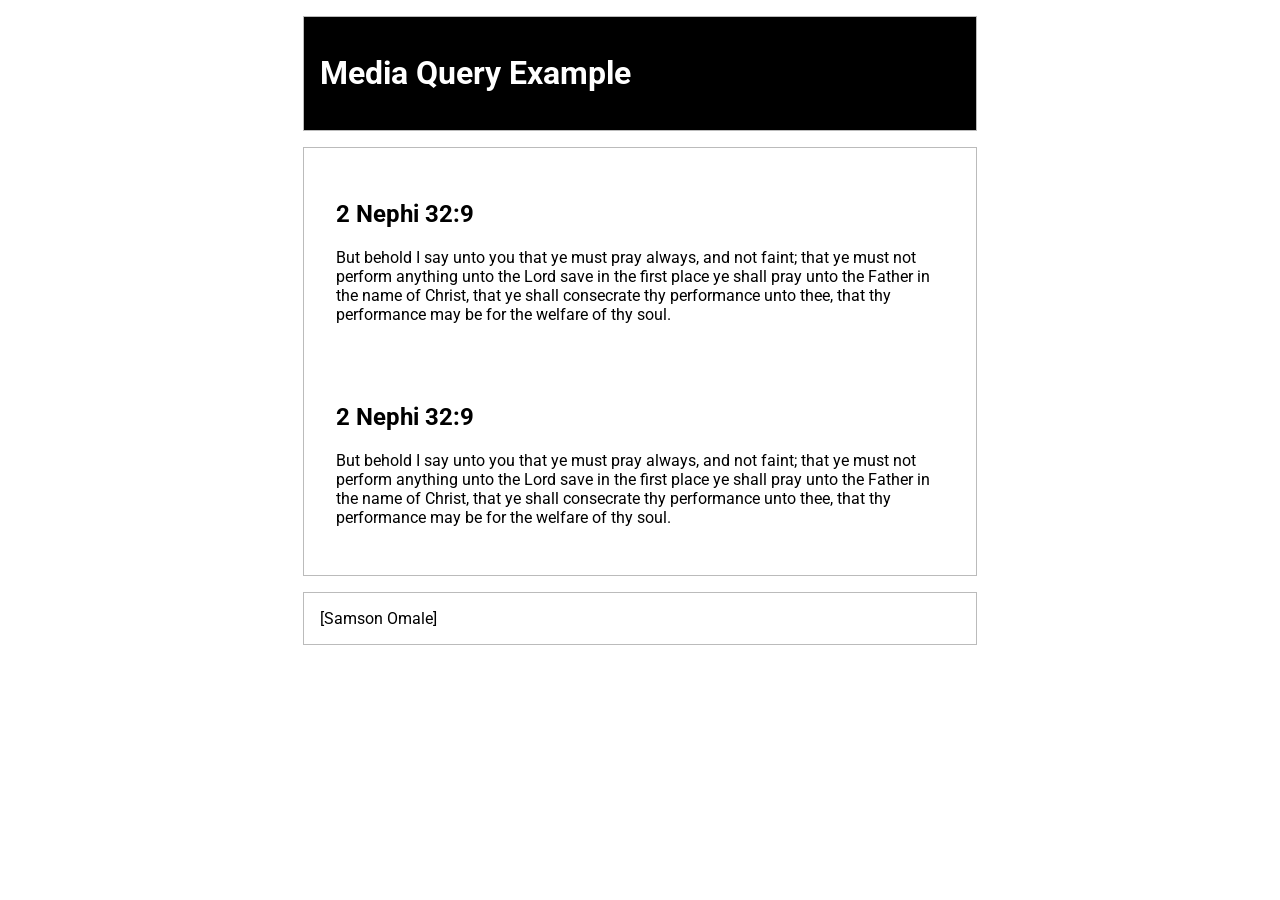
<file: Week02/media-query.html>
<!DOCTYPE html>
<html lang="en">
<head>
    <meta charset="UTF-8">
    <meta name="viewport" content="width=device-width, initial-scale=1.0">
    <title>WDD 131 – Dynamic Web Fundamentals – Samson Omale</title></title>
    <meta name="description" content="WDD 131 – Dynamic Web Fundamentals | Samson Omale | Week02 learning activity">
    <meta name="author" content="Samson Omale">
        <link rel="preconnect" href="https://fonts.googleapis.com">
    <link rel="preconnect" href="https://fonts.gstatic.com" crossorigin>
    <link href="https://fonts.googleapis.com/css2?family=Playfair+Display:wght@700&family=Roboto:wght@400;500&display=swap" rel="stylesheet">
    <link rel="stylesheet" href="styles/media-query-large.css">
    <link rel="stylesheet" href="styles/media-query.css">
</head>
<body>
    <header>
        <h1>Media Query Example</h1>
    </header>
    <main>
        <section>
            <h2>2 Nephi 32:9</h2>
            <p>But behold I say unto you that ye must pray always, and not faint; that ye must not perform anything unto the Lord save in the first place ye shall pray unto the Father in the name of Christ, that ye shall consecrate thy performance unto thee, that thy performance may be for the welfare of thy soul.</p>
        </section>
        <section>
            <h2>2 Nephi 32:9</h2>
            <p>But behold I say unto you that ye must pray always, and not faint; that ye must not perform anything unto the Lord save in the first place ye shall pray unto the Father in the name of Christ, that ye shall consecrate thy performance unto thee, that thy performance may be for the welfare of thy soul.</p>
        </section>
    </main>
    <footer>
        [Samson Omale]
    </footer>
    
    
</body>
</html>
</file>
<file: styles/base.css>
:root {
    --primary: #0076c6;
    --nav-dark: #525252;
}

* {
    margin: 0;
    padding: 0;
    box-sizing: border-box;
}

body {
    font-family: 'Roboto', sans-serif;
    background-color: #f4f4f4;
    color: #333;
}

header {
    background-color: var(--primary);
    color: white;
    text-align: center;
    padding: 1.2rem 0;
}

#course-title {
    display: block;
    font-family: 'Playfair Display', serif;
    font-size: 2.1rem;
    margin-bottom: 0.8rem;
}

nav {
    background-color: var(--nav-dark);
    padding: 0.8rem 0;
    display: flex;
    justify-content: center;
    gap: 2.5rem;
    flex-wrap: wrap;
}

nav a {
    color: white;
    text-decoration: none;
    font-weight: 500;
    transition: color 0.3s;
}

nav a:hover {
    color: #ffd700;
}

main {
    max-width: 1100px;
    margin: 2rem auto;
    padding: 0 1rem;
}

h1 {
    text-align: center;
    color: var(--primary);
    margin-bottom: 2rem;
    font-size: 2.5rem;
}

/* Cards Container */
.cards-container {
    display: grid;
    grid-template-columns: 1fr 1fr;
    gap: 2rem;
}

/* Card Styles */
.card {
    background: white;
    border-radius: 8px;
    box-shadow: 0 4px 12px rgba(0,0,0,0.1);
    overflow: hidden;
}

.card h2 {
    background: var(--primary);
    color: white;
    padding: 1rem;
    text-align: center;
    font-size: 1.6rem;
}

/* About Me Card */
.about-content {
    display: flex;
    gap: 1.5rem;
    padding: 1.5rem;
    align-items: flex-start;
}

.text {
    flex: 1;
    text-align: left;
}

.text p {
    margin-bottom: 1rem;
    line-height: 1.7;
}

.text h3 {
    margin: 1.5rem 0 0.8rem 0;
    color: var(--primary);
}

.profile-photo {
    width: 260px;
    height: auto;
    border-radius: 8px;
    flex-shrink: 0;
}

.flag {
    width: 160px;
    height: auto;
    margin: 1rem 0;
}

/* Resources Card */
.resources-content {
    padding: 1.5rem;
}

.resources-content ul {
    list-style: none;
}

.resources-content li {
    margin: 0.8rem 0;
}

.resources-content a {
    color: var(--primary);
    text-decoration: none;
}

.resources-content a:hover {
    text-decoration: underline;
}

/* Footer */
footer {
    background: var(--primary);
    color: white;
    text-align: center;
    padding: 1.5rem;
    margin-top: 3rem;
}

/* Responsive */
@media (max-width: 900px) {
    .cards-container {
        grid-template-columns: 1fr;
    }
    .about-content {
        flex-direction: column;
        text-align: center;
    }
    .profile-photo {
        width: 100%;
        max-width: 280px;
        margin: 1rem auto;
    }
}
</file>
<file: project/styles/styles.css>
/* Color Schema */
:root {
  --primary: #006400;      /* Deep green – headings, accents, buttons */
  --secondary: #1a1a2e;    /* Dark navy – body text, footer */
  --accent: #f4a261;       /* Warm gold/orange – CTAs & highlights */
  --bg-light: #f8f9fa;     /* Light background */
  --white: #ffffff;
}

/* Typography & Base Styles */
body {
  font-family: 'Segoe UI', system-ui, -apple-system, sans-serif;
  line-height: 1.6;
  color: var(--secondary);
  background-color: var(--bg-light);
  margin: 0;
  padding: 0;
}

h1, h2, h3 {
  font-family: Georgia, 'Times New Roman', serif;
  color: var(--primary);
  margin-top: 1.5rem;
}

h1 {
  font-size: 2rem;
  border-bottom: 3px solid var(--accent);
  padding-bottom: 0.4rem;
}

h2 {
  font-size: 1.5rem;
  border-left: 5px solid var(--primary);
  padding-left: 0.75rem;
}

.container {
  max-width: 960px;
  margin: 0 auto;
  padding: 1.5rem;
  background: var(--white);
  box-shadow: 0 0 15px rgba(0, 0, 0, 0.08);
}

header {
  background: var(--primary);
  color: var(--white);
  padding: 1.5rem;
  text-align: center;
}

header h1 {
  color: var(--white);
  border: none;
  margin: 0;
}

.logo-placeholder {
  font-size: 1.8rem;
  font-weight: bold;
  letter-spacing: 1px;
}

section {
  margin-bottom: 2.5rem;
}

/* Color Swatches */
.color-swatch {
  display: inline-block;
  width: 80px;
  height: 40px;
  margin-right: 10px;
  border: 1px solid #ccc;
  vertical-align: middle;
}

.color-swatch.primary {
  background: #006400;
}

.color-swatch.secondary {
  background: #1a1a2e;
}

.color-swatch.accent {
  background: #f4a261;
}

.color-swatch.bg-light {
  background: #f8f9fa;
}

/* Wireframes */
.wireframe {
  border: 2px dashed var(--secondary);
  background: #eee;
  padding: 1rem;
  margin: 1rem 0;
  font-family: monospace;
  font-size: 0.9rem;
}

.wireframe .box {
  background: var(--white);
  border: 1px solid #999;
  padding: 0.5rem;
  margin: 0.4rem 0;
  text-align: center;
}

.desktop-hero {
  display: flex;
  gap: 10px;
}

.hero-main {
  flex: 2;
  background: #fff;
  border: 1px solid #999;
  padding: 0.5rem;
}

.hero-side {
  flex: 1;
  background: #fff;
  border: 1px solid #999;
  padding: 0.5rem;
}

.highlight {
  background: var(--accent);
  color: var(--secondary);
  padding: 0.2rem 0.5rem;
  border-radius: 3px;
  font-weight: bold;
}

footer {
  text-align: center;
  padding: 1.5rem;
  background: var(--secondary);
  color: var(--white);
  font-size: 0.9rem;
}

ul {
  padding-left: 1.4rem;
}

/* Responsive */
@media (max-width: 600px) {
  .container {
    padding: 1rem;
  }

  h1 {
    font-size: 1.6rem;
  }

  .desktop-hero {
    flex-direction: column;
  }
}
</file>
<file: styles/form.css>
:root {
  --primary: #0f2942;      /* darker blue for better contrast */
  --accent: #c2410c;       /* darker orange for better contrast */
  --light: #f7fafc;
  --dark: #1a202c;         /* near-black text */
  --white: #ffffff;
  --border: #4a5568;       /* darker border */
  --hint: #4a5568;         /* darker hint text for contrast */
}

* {
  margin: 0;
  padding: 0;
  box-sizing: border-box;
}

body {
  font-family: system-ui, -apple-system, "Segoe UI", Roboto, sans-serif;
  background-color: var(--light);
  color: var(--dark);
  line-height: 1.5;
}

header {
  background-color: var(--primary);
  color: var(--white);
  text-align: center;
  padding: 1.5rem 1rem;
}

header h1 {
  font-size: 1.8rem;
  color: var(--white);
}

main {
  max-width: 600px;
  margin: 2rem auto;
  padding: 0 1rem;
}

/* Required field note */
.required-note {
  margin-bottom: 1rem;
  font-size: 0.95rem;
  color: var(--dark);
}

.required {
  color: #b91c1c;          /* strong red – good contrast */
  font-weight: 700;
  margin-left: 0.15rem;
}

/* Form Layout */
form {
  background: var(--white);
  padding: 1.5rem;
  border-radius: 10px;
  box-shadow: 0 4px 12px rgba(0, 0, 0, 0.12);
}

fieldset {
  border: 2px solid var(--border);
  border-radius: 8px;
  padding: 1rem 1.2rem;
  margin-bottom: 1.25rem;
}

legend {
  font-weight: 700;
  color: var(--primary);
  padding: 0 0.4rem;
}

.hint {
  font-weight: 400;
  font-size: 0.9rem;
  color: var(--hint);
}

label {
  display: block;
  margin-bottom: 0.35rem;
  font-weight: 600;
  color: var(--dark);
}

select,
input[type="date"],
input[type="text"],
textarea {
  width: 100%;
  padding: 0.65rem 0.75rem;
  border: 2px solid var(--border);
  border-radius: 6px;
  font-size: 1rem;
  margin-bottom: 0.5rem;
  color: var(--dark);
  background-color: var(--white);
}

select:focus,
input:focus,
textarea:focus {
  outline: 3px solid var(--accent);
  outline-offset: 2px;
  border-color: var(--accent);
}

/* Star Rating */
.rating {
  display: flex;
  flex-direction: row-reverse;
  justify-content: flex-end;
  gap: 0.25rem;
}

.rating input {
  position: absolute;
  opacity: 0;
  width: 0;
  height: 0;
}

.rating label {
  font-size: 2rem;
  color: #64748b;          /* darker gray for better contrast */
  cursor: pointer;
  transition: color 0.2s;
  margin: 0;
}

.rating input:checked ~ label,
.rating label:hover,
.rating label:hover ~ label {
  color: var(--accent);
}

.rating input:focus + label {
  outline: 3px solid var(--accent);
  outline-offset: 2px;
  border-radius: 4px;
}

/* Checkboxes */
.checkbox-group {
  display: flex;
  align-items: center;
  gap: 0.6rem;
  margin-bottom: 0.6rem;
}

.checkbox-group input {
  width: 1.15rem;
  height: 1.15rem;
  margin: 0;
  accent-color: var(--primary);
}

.checkbox-group label {
  margin: 0;
  font-weight: 500;
  cursor: pointer;
}

/* Submit Button */
input[type="submit"] {
  display: block;
  width: 100%;
  background-color: var(--primary);
  color: var(--white);
  border: none;
  padding: 0.9rem;
  font-size: 1.1rem;
  font-weight: 700;
  border-radius: 8px;
  cursor: pointer;
  transition: background-color 0.2s;
}

input[type="submit"]:hover {
  background-color: var(--accent);
}

input[type="submit"]:focus {
  outline: 3px solid var(--accent);
  outline-offset: 3px;
}

/* Confirmation Page */
.confirmation {
  background: var(--white);
  padding: 2.5rem 1.5rem;
  border-radius: 10px;
  box-shadow: 0 4px 12px rgba(0, 0, 0, 0.12);
  text-align: center;
}

.confirmation h2 {
  color: var(--primary);
  margin-bottom: 0.75rem;
}

.counter {
  font-size: 1.2rem;
  margin: 1.5rem 0;
  color: var(--dark);
}

.button {
  display: inline-block;
  background-color: var(--primary);
  color: var(--white);
  text-decoration: none;
  padding: 0.8rem 1.5rem;
  border-radius: 8px;
  font-weight: 700;
  margin-top: 0.5rem;
}

.button:hover {
  background-color: var(--accent);
}

.button:focus {
  outline: 3px solid var(--accent);
  outline-offset: 3px;
}

/* Footer */
footer {
  background-color: var(--primary);
  color: var(--white);
  text-align: center;
  padding: 1.25rem;
  margin-top: 2rem;
  font-size: 0.95rem;
}

footer p {
  margin: 0.3rem 0;
  color: var(--white);
}

/* Responsive */
@media (min-width: 600px) {
  form {
    padding: 2rem;
  }

  header h1 {
    font-size: 2.2rem;
  }
}
</file>
<file: styles/styles.css>
:root {
    --primary: #025;
    --accent: #f80;
    --light: #f4f4f4;
    --dark: #111;
}

* {
    margin: 0;
    padding: 0;
    box-sizing: border-box;
}

body {
    font-family: system-ui, -apple-system, sans-serif;
    line-height: 1.6;
    color: var(--dark);
}

header {
    background: var(--primary);
    color: white;
    padding: 1rem;
}

nav {
    display: flex;
    justify-content: space-between;
    align-items: center;
    max-width: 1200px;
    margin: 0 auto;
}

nav ul {
    display: flex;
    list-style: none;
    gap: 1.5rem;
}

.hero {
    position: relative;
    height: 60vh;
    min-height: 400px;
}

.hero-image {
    width: 100%;
    height: 100%;
    object-fit: cover;
}

.hero-overlay {
    position: absolute;
    inset: 0;
    background: rgba(0,0,0,0.4);
    display: flex;
    flex-direction: column;
    justify-content: center;
    align-items: center;
    color: white;
    text-align: center;
    padding: 2rem;
}

.weather {
    padding: 2rem;
    max-width: 1200px;
    margin: 0 auto;
}

.weather-grid {
    display: grid;
    grid-template-columns: 1fr;
    gap: 2rem;
}

.wind-chill {
    background: #f0f8ff;
    padding: 1.5rem;
    border-radius: 8px;
}

/* Wider view */
@media (min-width: 768px) {
    .weather-grid {
        grid-template-columns: 1fr 1fr;
    }
    
    /* Pseudo-element for weather icon in wider view */
    .weather h2::after {
        content: " ⛅";
        font-size: 1.8rem;
    }
    
    .mobile-only {
        display: none;
    }
}

/* Global design improvements */
h1, h2, h3 {
    color: var(--primary);
}

a {
    color: var(--accent);
    text-decoration: none;
}

footer {
    background: var(--dark);
    color: white;
    text-align: center;
    padding: 2rem;
    margin-top: 3rem;
}
</file>
<file: project/styles.css>
/* Color Schema */
:root {
  --primary: #006400;      /* Deep green – headings, accents, buttons */
  --secondary: #1a1a2e;    /* Dark navy – body text, footer */
  --accent: #f4a261;       /* Warm gold/orange – CTAs & highlights */
  --bg-light: #f8f9fa;     /* Light background */
  --white: #ffffff;
}

/* Typography & Base Styles */
body {
  font-family: 'Segoe UI', system-ui, -apple-system, sans-serif;
  line-height: 1.6;
  color: var(--secondary);
  background-color: var(--bg-light);
  margin: 0;
  padding: 0;
}

h1, h2, h3 {
  font-family: Georgia, 'Times New Roman', serif;
  color: var(--primary);
  margin-top: 1.5rem;
}

h1 {
  font-size: 2rem;
  border-bottom: 3px solid var(--accent);
  padding-bottom: 0.4rem;
}

h2 {
  font-size: 1.5rem;
  border-left: 5px solid var(--primary);
  padding-left: 0.75rem;
}

.container {
  max-width: 960px;
  margin: 0 auto;
  padding: 1.5rem;
  background: var(--white);
  box-shadow: 0 0 15px rgba(0, 0, 0, 0.08);
}

header {
  background: var(--primary);
  color: var(--white);
  padding: 1.5rem;
  text-align: center;
}

header h1 {
  color: var(--white);
  border: none;
  margin: 0;
}

.logo-placeholder {
  font-size: 1.8rem;
  font-weight: bold;
  letter-spacing: 1px;
}

section {
  margin-bottom: 2.5rem;
}

/* Color Swatches */
.color-swatch {
  display: inline-block;
  width: 80px;
  height: 40px;
  margin-right: 10px;
  border: 1px solid #ccc;
  vertical-align: middle;
}

.color-swatch.primary {
  background: #006400;
}

.color-swatch.secondary {
  background: #1a1a2e;
}

.color-swatch.accent {
  background: #f4a261;
}

.color-swatch.bg-light {
  background: #f8f9fa;
}

/* Wireframes */
.wireframe {
  border: 2px dashed var(--secondary);
  background: #eee;
  padding: 1rem;
  margin: 1rem 0;
  font-family: monospace;
  font-size: 0.9rem;
}

.wireframe .box {
  background: var(--white);
  border: 1px solid #999;
  padding: 0.5rem;
  margin: 0.4rem 0;
  text-align: center;
}

.desktop-hero {
  display: flex;
  gap: 10px;
}

.hero-main {
  flex: 2;
  background: #fff;
  border: 1px solid #999;
  padding: 0.5rem;
}

.hero-side {
  flex: 1;
  background: #fff;
  border: 1px solid #999;
  padding: 0.5rem;
}

.highlight {
  background: var(--accent);
  color: var(--secondary);
  padding: 0.2rem 0.5rem;
  border-radius: 3px;
  font-weight: bold;
}

footer {
  text-align: center;
  padding: 1.5rem;
  background: var(--secondary);
  color: var(--white);
  font-size: 0.9rem;
}

ul {
  padding-left: 1.4rem;
}

/* Responsive */
@media (max-width: 600px) {
  .container {
    padding: 1rem;
  }

  h1 {
    font-size: 1.6rem;
  }

  .desktop-hero {
    flex-direction: column;
  }
}
</file>
<file: Week02/styles/media-query-large.css>
@media screen and (min-width: 500px){
    header {
        background-color: black;
        color: white;
    }
        media {
        grid-template-columns: 1fr 1fr;
    }
    
}
</file>
<file: Week02/styles/media-query.css>
body{
    font-family: 'Roboto', sans-serif;
}
header, main,footer{
    max-width: 640px;
    margin: 1rem auto;
    border: 1px solid #bbbbbb;
    padding: 1rem;
    background: color #1874d6; ;
}
main {
    display: grid;
    grid-template-columns: 1fr;
    grid-gap: 1cap;
}
section {
    padding: 1rem;
    background-color: #ffffff;

}
</file>
